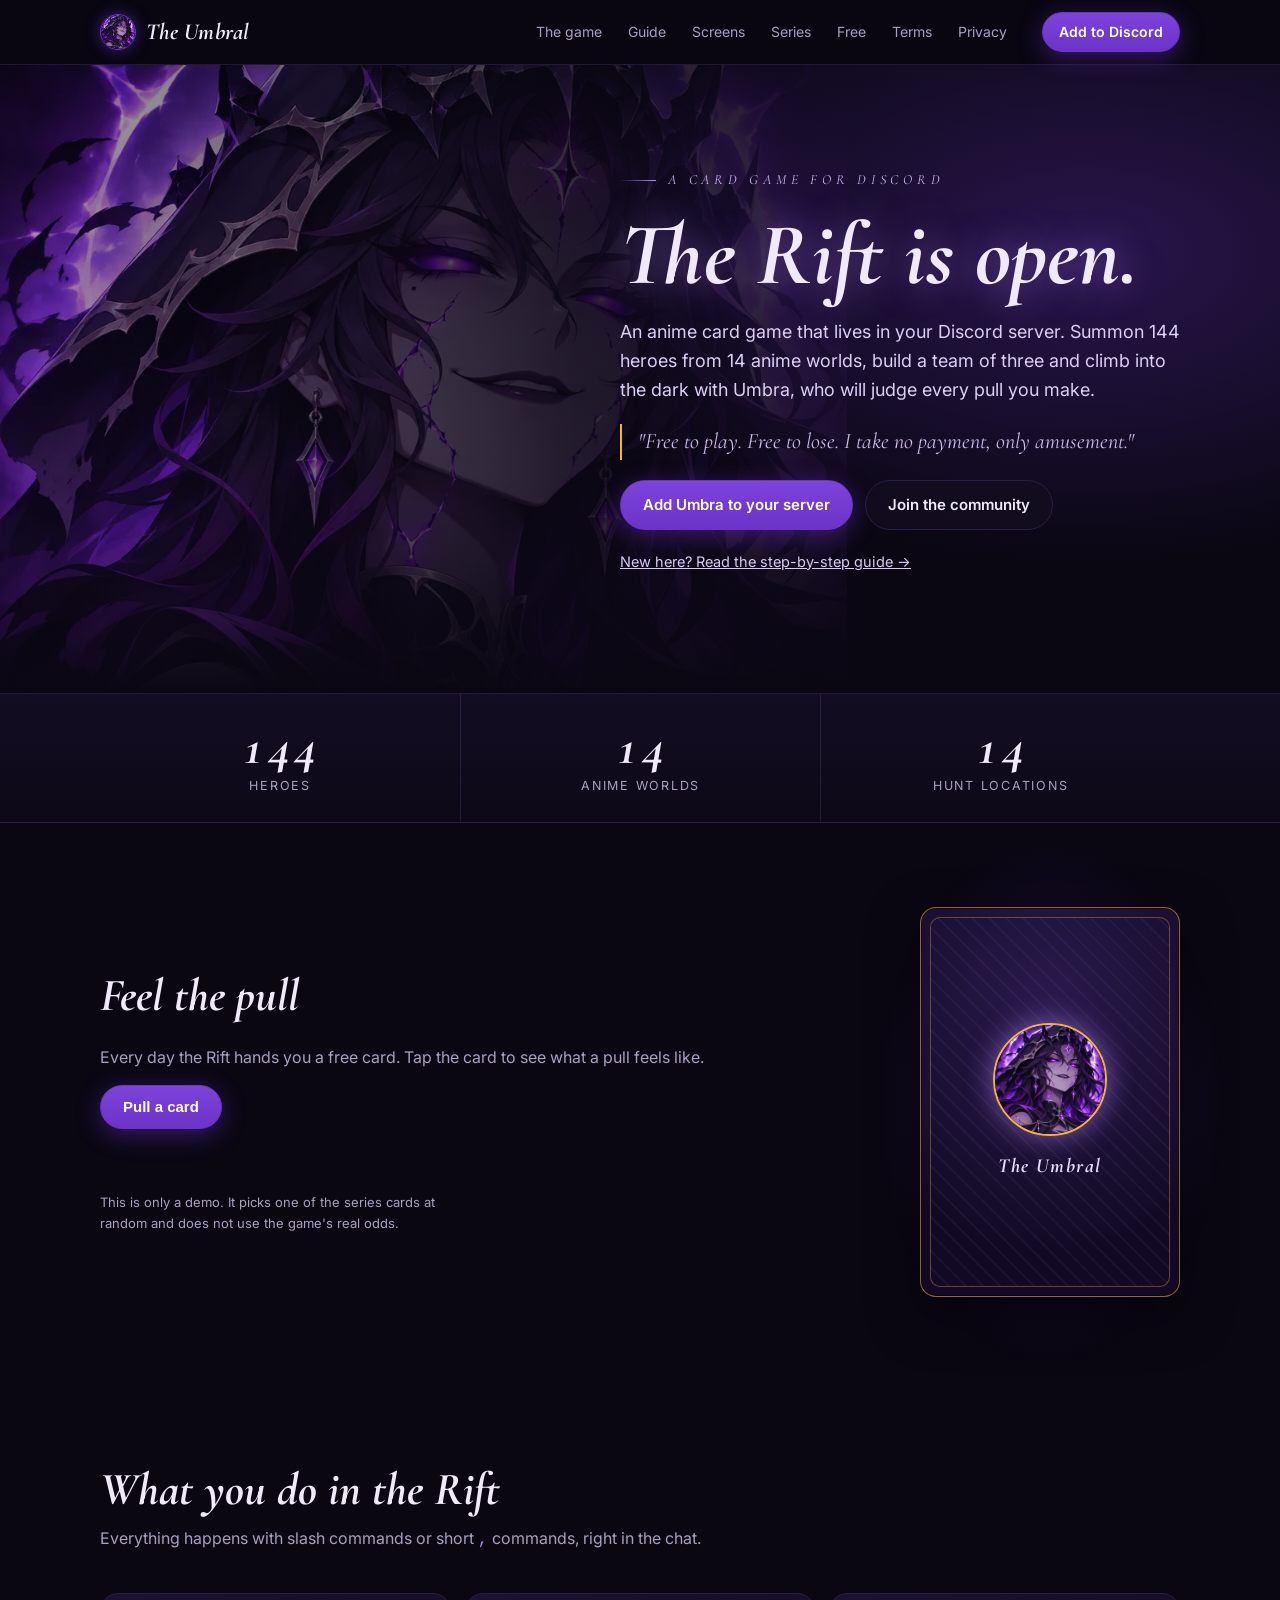
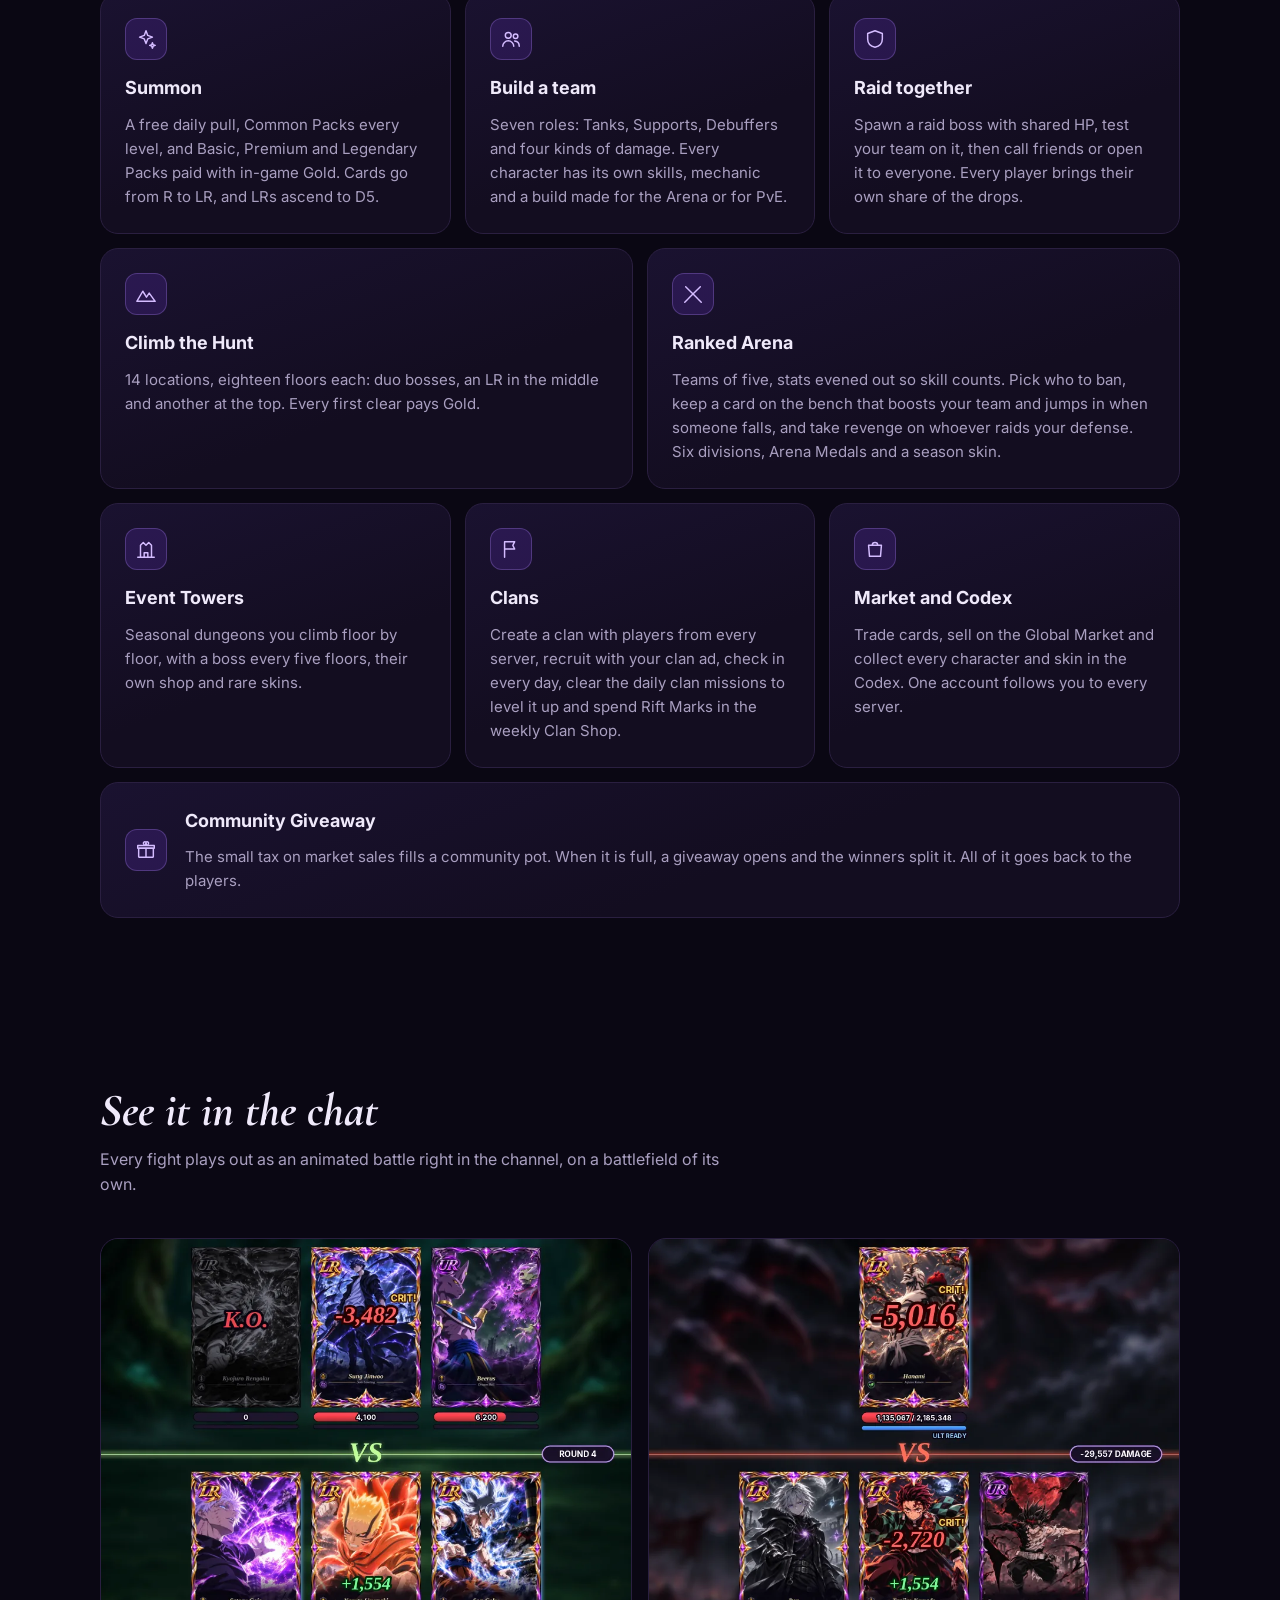
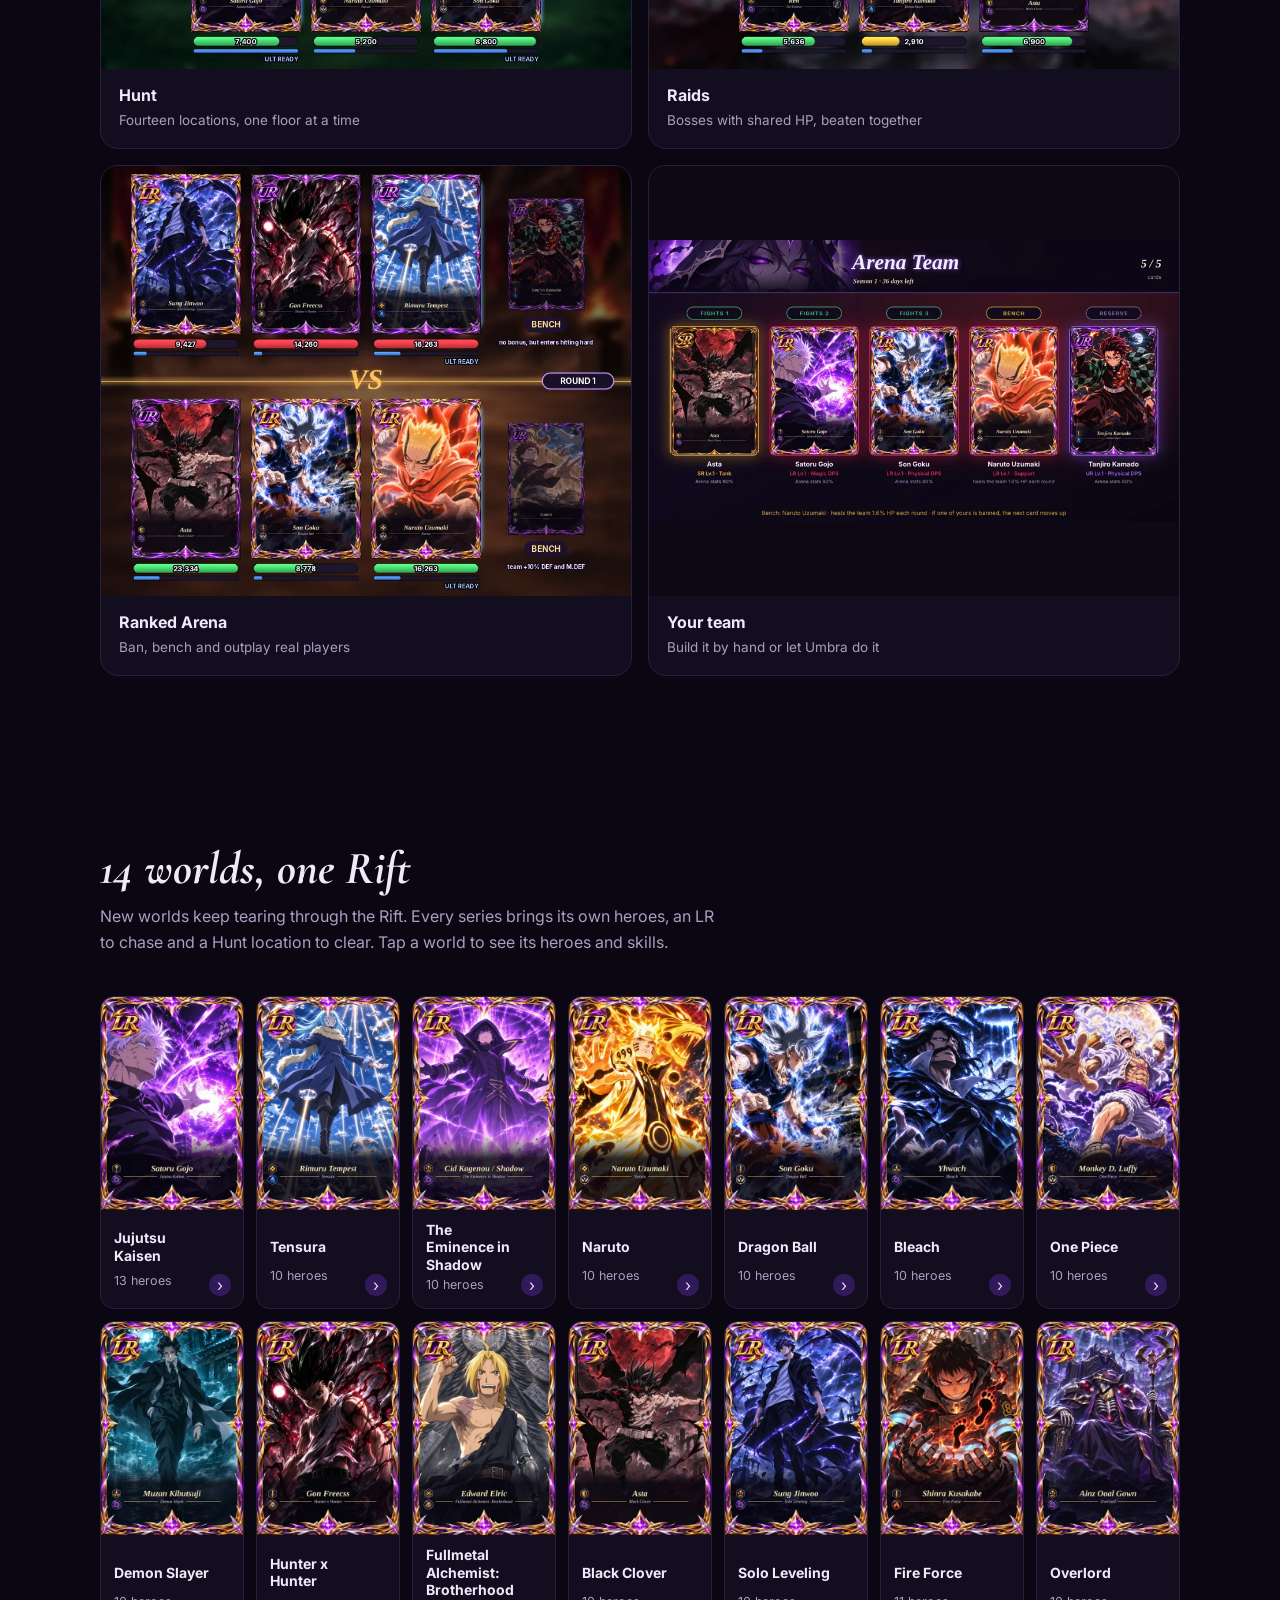
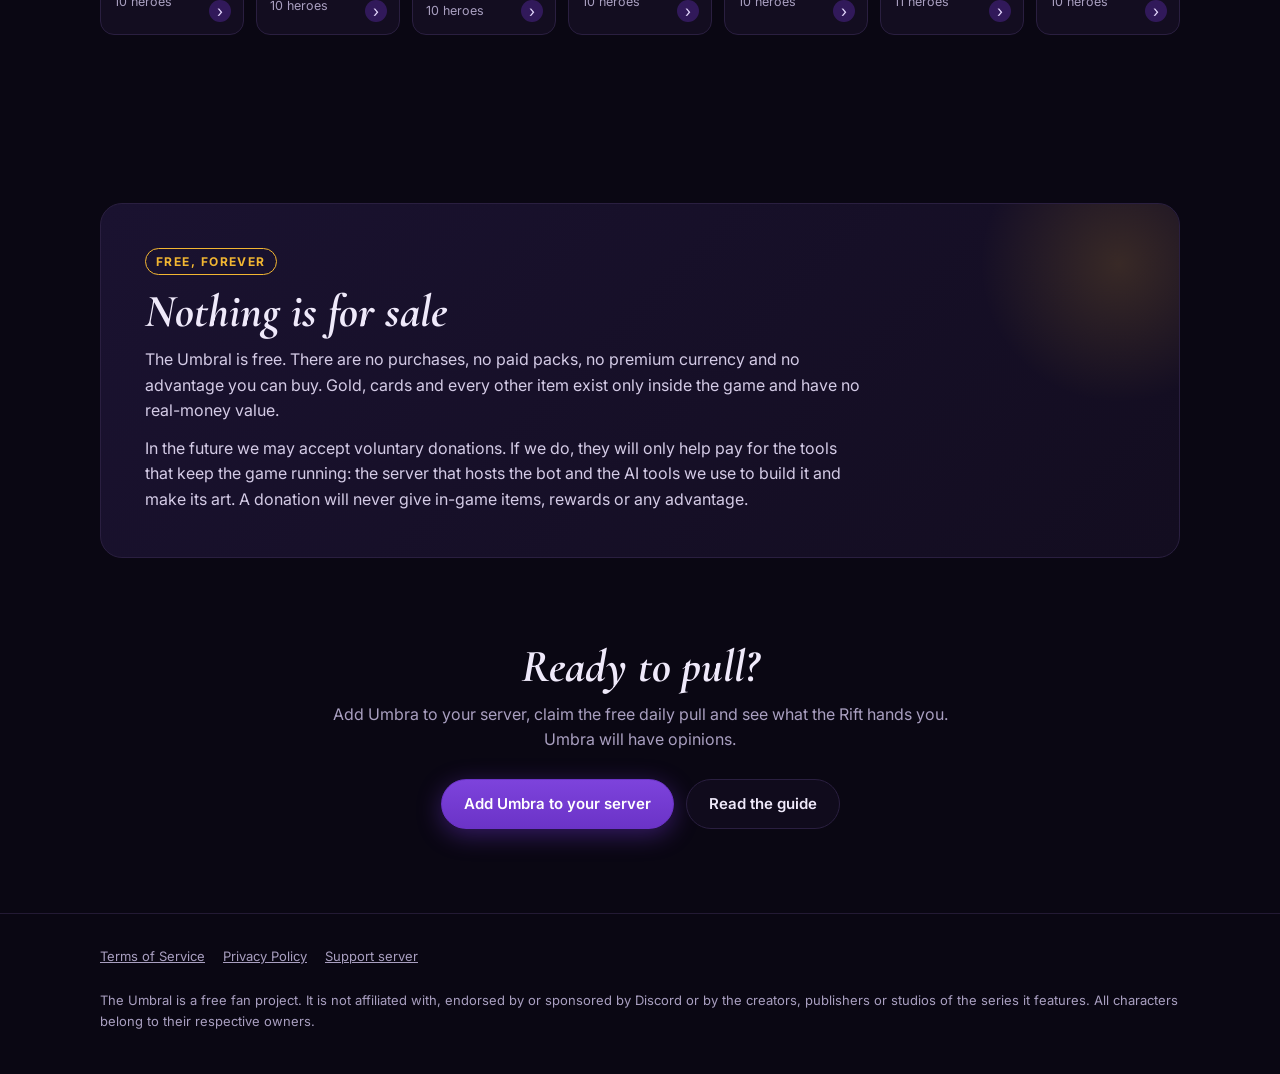
<file: index.html>
<!doctype html>
<html lang="en">
<head>
<meta charset="utf-8">
<meta name="viewport" content="width=device-width, initial-scale=1, viewport-fit=cover">
<title>The Umbral</title>
<meta name="description" content="The Umbral is a free anime card gacha RPG for Discord. Summon heroes, build teams, raid with friends, climb event Towers and fight in the Ranked Arena. No purchases, ever.">
<meta property="og:title" content="The Umbral">
<meta property="og:description" content="A free anime card game for Discord, hosted by Umbra. No purchases, ever.">
<meta property="og:image" content="img/umbra.webp">
<meta name="theme-color" content="#0a0713">
<link rel="icon" href="img/umbra.webp">
<link rel="preconnect" href="https://fonts.googleapis.com">
<link rel="preconnect" href="https://fonts.gstatic.com" crossorigin>
<link rel="stylesheet" href="https://fonts.googleapis.com/css2?family=Cormorant+Garamond:ital,wght@0,600;0,700;1,600;1,700&family=Inter:wght@400;500;600;700&display=swap">
<link rel="stylesheet" href="style.css">
<script>document.documentElement.classList.add('js');</script>
</head>
<body>
<!-- A grelha das séries e os números (séries, heróis, áreas da Hunt) são gerados pelo bot: bot/tools/build_site.py -->
<a class="skip" href="#game">Skip to content</a>
<header class="bar">
  <div class="wrap">
    <a class="brand" href="./"><img src="img/umbra.webp" alt="">The Umbral</a>
    <nav aria-label="Site">
      <a href="#game">The game</a>
      <a href="guide.html">Guide</a>
      <a href="#shots">Screens</a>
      <a href="#series">Series</a>
      <a href="#free">Free</a>
      <a href="terms.html">Terms</a>
      <a href="privacy.html">Privacy</a>
    </nav>
    <a class="btn primary sm" href="https://discord.com/oauth2/authorize?client_id=1566791307459035156">Add to Discord</a>
  </div>
</header>

<main>
  <div class="hero">
    <div class="wrap">
      <div class="inner">
        <div class="eyebrow">A card game for Discord</div>
        <h1>The Rift is open.</h1>
        <p class="lede">An anime card game that lives in your Discord server. Summon <!--N:heroes-->144<!--/N--> heroes from <!--N:series-->14<!--/N--> anime worlds, build a team of three and climb into the dark with Umbra, who will judge every pull you make.</p>
        <p class="quote">"Free to play. Free to lose. I take no payment, only amusement."</p>
        <div class="ctas">
          <a class="btn primary" href="https://discord.com/oauth2/authorize?client_id=1566791307459035156">Add Umbra to your server</a>
          <a class="btn ghost" href="https://discord.gg/sQDGqMUbPa">Join the community</a>
        </div>
        <a class="guide-link" href="guide.html">New here? Read the step-by-step guide →</a>
      </div>
    </div>
  </div>

  <div class="stats" aria-label="The game in numbers">
    <div class="wrap">
      <dl>
        <div><dt>Heroes</dt><dd><!--N:heroes-->144<!--/N--></dd></div>
        <div><dt>Anime worlds</dt><dd><!--N:series-->14<!--/N--></dd></div>
        <div><dt>Hunt locations</dt><dd><!--N:areas-->14<!--/N--></dd></div>
      </dl>
    </div>
  </div>

  <section id="pull" aria-label="Try a pull">
    <div class="wrap pull">
      <div class="pull-copy">
        <h2>Feel the pull</h2>
        <p class="sub">Every day the Rift hands you a free card. Tap the card to see what a pull feels like.</p>
        <button type="button" class="btn primary" id="pull-btn">Pull a card</button>
        <p id="pull-result" aria-live="polite"></p>
        <p class="note">This is only a demo. It picks one of the series cards at random and does not use the game's real odds.</p>
      </div>
      <div class="pull-stage" id="pull-stage" aria-hidden="true">
        <div class="pglow"></div>
        <div class="pcard" id="pcard">
          <div class="pface pback"><img src="img/umbra.webp" alt=""><span>The Umbral</span></div>
          <div class="pface pfront"><img id="pimg" alt=""></div>
        </div>
      </div>
    </div>
  </section>

  <section id="game">
    <div class="wrap">
      <h2>What you do in the Rift</h2>
      <p class="sub">Everything happens with slash commands or short <code>,</code> commands, right in the chat.</p>
      <div class="bento">
        <article class="card"><svg class="ico" viewBox="0 0 24 24" aria-hidden="true"><path d="M12 3l1.9 5.1L19 10l-5.1 1.9L12 17l-1.9-5.1L5 10l5.1-1.9zM19 16l.8 2.2L22 19l-2.2.8L19 22l-.8-2.2L16 19l2.2-.8z"/></svg><h3>Summon</h3><p>A free daily pull, Common Packs every level, and Basic, Premium and Legendary Packs paid with in-game Gold. Cards go from R to LR, and LRs ascend to D5.</p></article>
        <article class="card"><svg class="ico" viewBox="0 0 24 24" aria-hidden="true"><circle cx="9" cy="8" r="3.2"/><path d="M3 20c0-3.3 2.7-6 6-6s6 2.7 6 6"/><circle cx="17" cy="9" r="2.5"/><path d="M16 14.2c3 .2 5 2.3 5 5.8"/></svg><h3>Build a team</h3><p>Seven roles: Tanks, Supports, Debuffers and four kinds of damage. Every character has its own skills, mechanic and a build made for the Arena or for PvE.</p></article>
        <article class="card"><svg class="ico" viewBox="0 0 24 24" aria-hidden="true"><path d="M12 3l8 3v6c0 5-3.5 8-8 9-4.5-1-8-4-8-9V6z"/></svg><h3>Raid together</h3><p>Spawn a raid boss with shared HP, test your team on it, then call friends or open it to everyone. Every player brings their own share of the drops.</p></article>
        <article class="card wide"><svg class="ico" viewBox="0 0 24 24" aria-hidden="true"><path d="M2 20l6.5-11 4 6.5 3-4.5L22 20zM3 20h19"/></svg><h3>Climb the Hunt</h3><p><!--N:areas-->14<!--/N--> locations, eighteen floors each: duo bosses, an LR in the middle and another at the top. Every first clear pays Gold.</p></article>
        <article class="card wide"><svg class="ico" viewBox="0 0 24 24" aria-hidden="true"><path d="M4 4l10 10M20 4L10 14M14 14l3.5 3.5M10 14l-3.5 3.5M3 21l3-3M21 21l-3-3"/></svg><h3>Ranked Arena</h3><p>Teams of five, stats evened out so skill counts. Pick who to ban, keep a card on the bench that boosts your team and jumps in when someone falls, and take revenge on whoever raids your defense. Six divisions, Arena Medals and a season skin.</p></article>
        <article class="card"><svg class="ico" viewBox="0 0 24 24" aria-hidden="true"><path d="M6 21V8l3-3 3 3 3-3 3 3v13M3 21h18M10 21v-5h4v5"/></svg><h3>Event Towers</h3><p>Seasonal dungeons you climb floor by floor, with a boss every five floors, their own shop and rare skins.</p></article>
        <article class="card"><svg class="ico" viewBox="0 0 24 24" aria-hidden="true"><path d="M5 21V4M5 4h11l-2 4 2 4H5"/></svg><h3>Clans</h3><p>Create a clan with players from every server, recruit with your clan ad, check in every day, clear the daily clan missions to level it up and spend Rift Marks in the weekly Clan Shop.</p></article>
        <article class="card"><svg class="ico" viewBox="0 0 24 24" aria-hidden="true"><path d="M5 8h14l-1 12H6zM9 8a3 3 0 016 0"/></svg><h3>Market and Codex</h3><p>Trade cards, sell on the Global Market and collect every character and skin in the Codex. One account follows you to every server.</p></article>
        <article class="card full"><svg class="ico" viewBox="0 0 24 24" aria-hidden="true"><rect x="4" y="10" width="16" height="10" rx="1"/><path d="M12 10v10M3 7h18v3H3zM12 7c-3 0-4-4-1-4 2 0 1 4 1 4zm0 0c3 0 4-4 1-4-2 0-1 4-1 4z"/></svg><h3>Community Giveaway</h3><p>The small tax on market sales fills a community pot. When it is full, a giveaway opens and the winners split it. All of it goes back to the players.</p></article>
      </div>
    </div>
  </section>

  <section id="shots" aria-label="Screenshots">
    <div class="wrap">
      <h2>See it in the chat</h2>
      <p class="sub">Every fight plays out as an animated battle right in the channel, on a battlefield of its own.</p>
      <div class="shots">
        <figure><img src="img/shots/hunt.webp" alt="A Hunt battle in the dark forest: three heroes against three enemies, one knocked out" loading="lazy" width="900" height="730"><figcaption><b>Hunt</b><span>Fourteen locations, one floor at a time</span></figcaption></figure>
        <figure><img src="img/shots/raid.webp" alt="A Raid battle: a boss with over a million HP against a team of three, with a fourth card waiting on the bench" loading="lazy" width="900" height="730"><figcaption><b>Raids</b><span>Bosses with shared HP, beaten together</span></figcaption></figure>
        <figure><img src="img/shots/arena.webp" alt="An Arena battle in the colosseum: each side has three fighters and a smaller card on the bench" loading="lazy" width="900" height="730"><figcaption><b>Ranked Arena</b><span>Ban, bench and outplay real players</span></figcaption></figure>
        <figure><img class="contain" src="img/shots/team.webp" alt="An Arena team of five cards, tagged Fights 1, 2, 3, Bench and Reserve" loading="lazy" width="900" height="480"><figcaption><b>Your team</b><span>Build it by hand or let Umbra do it</span></figcaption></figure>
      </div>
    </div>
  </section>

  <section id="series" aria-label="Series">
    <div class="wrap">
      <h2><!--N:series-->14<!--/N--> worlds, one Rift</h2>
      <p class="sub">New worlds keep tearing through the Rift. Every series brings its own heroes, an LR to chase and a Hunt location to clear. Tap a world to see its heroes and skills.</p>
      <div class="gallery series">
        <!-- SERIES:START -->
        <figure><img src="img/series/jjk.webp" alt="Satoru Gojo card art" loading="lazy" width="360" height="540"><figcaption><b>Jujutsu Kaisen</b><span>13 heroes</span></figcaption><button type="button" class="series-open" data-series="jjk" aria-haspopup="dialog" aria-label="View the 13 heroes of Jujutsu Kaisen"></button></figure>
        <figure><img src="img/series/tensura.webp" alt="Rimuru Tempest card art" loading="lazy" width="360" height="540"><figcaption><b>Tensura</b><span>10 heroes</span></figcaption><button type="button" class="series-open" data-series="tensura" aria-haspopup="dialog" aria-label="View the 10 heroes of Tensura"></button></figure>
        <figure><img src="img/series/eminence.webp" alt="Cid Kagenou / Shadow card art" loading="lazy" width="360" height="540"><figcaption><b>The Eminence in Shadow</b><span>10 heroes</span></figcaption><button type="button" class="series-open" data-series="eminence" aria-haspopup="dialog" aria-label="View the 10 heroes of The Eminence in Shadow"></button></figure>
        <figure><img src="img/series/naruto.webp" alt="Naruto Uzumaki card art" loading="lazy" width="360" height="540"><figcaption><b>Naruto</b><span>10 heroes</span></figcaption><button type="button" class="series-open" data-series="naruto" aria-haspopup="dialog" aria-label="View the 10 heroes of Naruto"></button></figure>
        <figure><img src="img/series/dragon_ball.webp" alt="Son Goku card art" loading="lazy" width="360" height="540"><figcaption><b>Dragon Ball</b><span>10 heroes</span></figcaption><button type="button" class="series-open" data-series="dragon_ball" aria-haspopup="dialog" aria-label="View the 10 heroes of Dragon Ball"></button></figure>
        <figure><img src="img/series/bleach.webp" alt="Yhwach card art" loading="lazy" width="360" height="540"><figcaption><b>Bleach</b><span>10 heroes</span></figcaption><button type="button" class="series-open" data-series="bleach" aria-haspopup="dialog" aria-label="View the 10 heroes of Bleach"></button></figure>
        <figure><img src="img/series/one_piece.webp" alt="Monkey D. Luffy card art" loading="lazy" width="360" height="540"><figcaption><b>One Piece</b><span>10 heroes</span></figcaption><button type="button" class="series-open" data-series="one_piece" aria-haspopup="dialog" aria-label="View the 10 heroes of One Piece"></button></figure>
        <figure><img src="img/series/demon_slayer.webp" alt="Muzan Kibutsuji card art" loading="lazy" width="360" height="540"><figcaption><b>Demon Slayer</b><span>10 heroes</span></figcaption><button type="button" class="series-open" data-series="demon_slayer" aria-haspopup="dialog" aria-label="View the 10 heroes of Demon Slayer"></button></figure>
        <figure><img src="img/series/hunter_x_hunter.webp" alt="Gon Freecss card art" loading="lazy" width="360" height="540"><figcaption><b>Hunter x Hunter</b><span>10 heroes</span></figcaption><button type="button" class="series-open" data-series="hunter_x_hunter" aria-haspopup="dialog" aria-label="View the 10 heroes of Hunter x Hunter"></button></figure>
        <figure><img src="img/series/fma.webp" alt="Edward Elric card art" loading="lazy" width="360" height="540"><figcaption><b>Fullmetal Alchemist: Brotherhood</b><span>10 heroes</span></figcaption><button type="button" class="series-open" data-series="fma" aria-haspopup="dialog" aria-label="View the 10 heroes of Fullmetal Alchemist: Brotherhood"></button></figure>
        <figure><img src="img/series/black_clover.webp" alt="Asta card art" loading="lazy" width="360" height="540"><figcaption><b>Black Clover</b><span>10 heroes</span></figcaption><button type="button" class="series-open" data-series="black_clover" aria-haspopup="dialog" aria-label="View the 10 heroes of Black Clover"></button></figure>
        <figure><img src="img/series/solo_leveling.webp" alt="Sung Jinwoo card art" loading="lazy" width="360" height="540"><figcaption><b>Solo Leveling</b><span>10 heroes</span></figcaption><button type="button" class="series-open" data-series="solo_leveling" aria-haspopup="dialog" aria-label="View the 10 heroes of Solo Leveling"></button></figure>
        <figure><img src="img/series/fire_force.webp" alt="Shinra Kusakabe card art" loading="lazy" width="360" height="540"><figcaption><b>Fire Force</b><span>11 heroes</span></figcaption><button type="button" class="series-open" data-series="fire_force" aria-haspopup="dialog" aria-label="View the 11 heroes of Fire Force"></button></figure>
        <figure><img src="img/series/overlord.webp" alt="Ainz Ooal Gown card art" loading="lazy" width="360" height="540"><figcaption><b>Overlord</b><span>10 heroes</span></figcaption><button type="button" class="series-open" data-series="overlord" aria-haspopup="dialog" aria-label="View the 10 heroes of Overlord"></button></figure>
        <!-- SERIES:END -->
      </div>
    </div>
  </section>

  <section id="free">
    <div class="wrap">
      <div class="free">
        <span class="tag">Free, forever</span>
        <h2>Nothing is for sale</h2>
        <p>The Umbral is free. There are no purchases, no paid packs, no premium currency and no advantage you can buy. Gold, cards and every other item exist only inside the game and have no real-money value.</p>
        <p>In the future we may accept voluntary donations. If we do, they will only help pay for the tools that keep the game running: the server that hosts the bot and the AI tools we use to build it and make its art. A donation will never give in-game items, rewards or any advantage.</p>
      </div>
    </div>
  </section>

  <section class="final" aria-label="Get started">
    <div class="wrap">
      <h2>Ready to pull?</h2>
      <p class="sub">Add Umbra to your server, claim the free daily pull and see what the Rift hands you. Umbra will have opinions.</p>
      <div class="ctas">
        <a class="btn primary" href="https://discord.com/oauth2/authorize?client_id=1566791307459035156">Add Umbra to your server</a>
        <a class="btn ghost" href="guide.html">Read the guide</a>
      </div>
    </div>
  </section>
</main>

<dialog id="series-dialog" aria-labelledby="sd-title">
  <div class="sd-head">
    <div><h2 id="sd-title"></h2><p id="sd-count"></p></div>
    <button type="button" class="sd-close" aria-label="Close">&times;</button>
  </div>
  <div class="sd-body" id="sd-body"></div>
  <p class="sd-note">Passives unlock at Ascension D3. The LR tag marks heroes that have an LR card.</p>
</dialog>

<footer>
  <div class="wrap">
    <nav aria-label="Legal">
      <a href="terms.html">Terms of Service</a>
      <a href="privacy.html">Privacy Policy</a>
      <a href="https://discord.gg/sQDGqMUbPa">Support server</a>
    </nav>
    <p>The Umbral is a free fan project. It is not affiliated with, endorsed by or sponsored by Discord or by the creators, publishers or studios of the series it features. All characters belong to their respective owners.</p>
  </div>
</footer>
<script>
(function () {
  var reduce = matchMedia('(prefers-reduced-motion: reduce)').matches;
  if (!('IntersectionObserver' in window) || reduce) { document.documentElement.classList.remove('js'); return; }
  var io = new IntersectionObserver(function (entries) {
    entries.forEach(function (e) { if (e.isIntersecting) { e.target.classList.add('in'); io.unobserve(e.target); } });
  }, { threshold: 0.12, rootMargin: '0px 0px -40px 0px' });
  document.querySelectorAll('.card, .shots figure, .gallery.series figure, .free, .final .wrap, .pull .pull-copy, .pull .pull-stage').forEach(function (el) {
    var idx = Array.prototype.indexOf.call(el.parentNode.children, el);
    el.classList.add('reveal');
    el.style.setProperty('--d', (idx % 6) * 55 + 'ms');
    io.observe(el);
  });
})();
</script>
<script>
(function () {
  var dlg = document.getElementById('series-dialog');
  if (!dlg || typeof dlg.showModal !== 'function') return;
  var data = null, last = null;
  function el(tag, cls, text) { var e = document.createElement(tag); if (cls) e.className = cls; if (text != null) e.textContent = text; return e; }
  function hero(h) {
    var c = el('article', 'hero-card');
    var art = el('div', 'hc-art');
    if (h.img) { var im = el('img'); im.src = h.img; im.alt = ''; im.width = 120; im.height = 180; im.loading = 'lazy'; art.appendChild(im); }
    else art.appendChild(el('span', 'hc-fallback', h.name.charAt(0)));
    c.appendChild(art);
    var body = el('div', 'hc-body');
    var top = el('div', 'hc-top');
    top.appendChild(el('h3', null, h.name));
    if (h.lr) top.appendChild(el('span', 'chip lr', 'LR'));
    body.appendChild(top);
    var chips = el('div', 'hc-chips');
    chips.appendChild(el('span', 'chip', h.role));
    if (h.mech) chips.appendChild(el('span', 'chip', h.mech));
    if (h.spec) chips.appendChild(el('span', 'chip dim', h.spec));
    body.appendChild(chips);
    var ul = el('ul', 'hc-skills');
    h.skills.forEach(function (s) {
      var li = el('li'); li.appendChild(el('small', null, s.kind)); li.appendChild(el('span', null, s.name)); ul.appendChild(li);
    });
    if (h.passive) {
      var p = el('li', 'passive'); p.appendChild(el('small', null, 'Passive'));
      var s = el('span', null, h.passive.name + ' '); s.appendChild(el('em', null, h.passive.text)); p.appendChild(s); ul.appendChild(p);
    }
    body.appendChild(ul);
    c.appendChild(body);
    return c;
  }
  function show(slug) {
    var s = data.filter(function (x) { return x.slug === slug; })[0];
    if (!s) return;
    document.getElementById('sd-title').textContent = s.name;
    document.getElementById('sd-count').textContent = s.heroes.length + ' heroes';
    var body = document.getElementById('sd-body'); body.textContent = '';
    s.heroes.forEach(function (h, i) { var c = hero(h); c.style.setProperty('--i', i); body.appendChild(c); });
    body.scrollTop = 0;
    dlg.showModal();
  }
  function open(slug, btn) {
    last = btn;
    if (data) return show(slug);
    fetch('data/series.json').then(function (r) { return r.json(); }).then(function (d) { data = d; show(slug); })
      .catch(function () {});
  }
  document.addEventListener('click', function (e) {
    var b = e.target.closest && e.target.closest('.series-open');
    if (b) open(b.getAttribute('data-series'), b);
  });
  dlg.querySelector('.sd-close').addEventListener('click', function () { dlg.close(); });
  dlg.addEventListener('click', function (e) { if (e.target === dlg) dlg.close(); });
  dlg.addEventListener('close', function () { if (last) last.focus(); });
})();
</script>
<script>
(function () {
  var reduce = matchMedia('(prefers-reduced-motion: reduce)').matches;

  /* scroll progress line */
  var bar = document.querySelector('.bar'), ticking = false;
  function progress() {
    var h = document.documentElement.scrollHeight - innerHeight;
    bar.style.setProperty('--p', h > 0 ? Math.min(1, Math.max(0, scrollY / h)).toFixed(4) : 0);
    ticking = false;
  }
  addEventListener('scroll', function () { if (!ticking) { ticking = true; requestAnimationFrame(progress); } }, { passive: true });
  progress();

  /* demo pull */
  var stage = document.getElementById('pull-stage'), card = document.getElementById('pcard'),
      img = document.getElementById('pimg'), btn = document.getElementById('pull-btn'),
      out = document.getElementById('pull-result'), busy = false, last = -1;
  function pool() {
    return Array.prototype.map.call(document.querySelectorAll('.gallery.series figure'), function (f) {
      var im = f.querySelector('img'), b = f.querySelector('figcaption b');
      return im && b ? { src: im.getAttribute('src'), hero: (im.getAttribute('alt') || '').replace(/ card art$/, ''), series: b.textContent } : null;
    }).filter(Boolean);
  }
  function burst() {
    if (reduce) return;
    for (var i = 0; i < 16; i++) {
      var s = document.createElement('i'), a = Math.random() * Math.PI * 2, d = 90 + Math.random() * 90;
      s.style.setProperty('--x', Math.cos(a) * d + 'px'); s.style.setProperty('--y', Math.sin(a) * d + 'px');
      s.style.animationDelay = Math.random() * 90 + 'ms';
      stage.appendChild(s);
      (function (n) { setTimeout(function () { n.remove(); }, 1100); })(s);
    }
  }
  function reveal(p) {
    img.onload = img.onerror = function () {
      card.classList.add('flipped'); stage.classList.remove('charging'); stage.classList.add('done');
      out.textContent = p.hero + ', from ' + p.series + '.';
      btn.textContent = 'Pull again';
      setTimeout(function () { busy = false; }, reduce ? 0 : 850);
      setTimeout(burst, reduce ? 0 : 380);
    };
    img.alt = p.hero + ' card art';
    img.src = p.src;
  }
  function pull() {
    if (busy) return;
    var list = pool(); if (!list.length) return;
    busy = true;
    var n; do { n = Math.floor(Math.random() * list.length); } while (list.length > 1 && n === last);
    last = n;
    var wasUp = card.classList.contains('flipped');
    out.textContent = '';
    stage.classList.remove('done');
    if (reduce) { card.classList.remove('flipped'); reveal(list[n]); return; }
    stage.classList.add('charging');
    if (wasUp) card.classList.remove('flipped');
    setTimeout(function () { reveal(list[n]); }, wasUp ? 450 : 320);
  }
  btn.addEventListener('click', pull);
  stage.addEventListener('click', pull);

  /* the light that follows the pointer on the series cards */
  if (!reduce && matchMedia('(hover: hover) and (pointer: fine)').matches) {
    document.querySelectorAll('.gallery.series figure').forEach(function (f) {
      f.addEventListener('pointermove', function (e) {
        var r = f.getBoundingClientRect(), x = (e.clientX - r.left) / r.width, y = (e.clientY - r.top) / r.height;
        f.classList.add('tilting');
        f.style.setProperty('--gx', (x * 100).toFixed(1) + '%'); f.style.setProperty('--gy', (y * 100).toFixed(1) + '%');
        f.style.transform = 'perspective(700px) rotateX(' + ((0.5 - y) * 7).toFixed(2) + 'deg) rotateY(' + ((x - 0.5) * 8).toFixed(2) + 'deg) translateY(-4px)';
      });
      f.addEventListener('pointerleave', function () { f.classList.remove('tilting'); f.style.transform = ''; });
    });
  }

  /* numbers count up once, when they come into view */
  var nums = document.querySelectorAll('.stats dd');
  if (!reduce && 'IntersectionObserver' in window) {
    var cio = new IntersectionObserver(function (entries) {
      entries.forEach(function (e) {
        if (!e.isIntersecting) return;
        cio.unobserve(e.target);
        var el = e.target, end = el.textContent, to = parseInt(end, 10);
        if (isNaN(to)) return;
        var t0 = performance.now(), dur = 1100;
        (function step(now) {
          var k = Math.min(1, (now - t0) / dur), v = 1 - Math.pow(1 - k, 3);
          el.textContent = k < 1 ? Math.round(to * v) : end;
          if (k < 1) requestAnimationFrame(step);
        })(t0);
      });
    }, { threshold: 0.6 });
    nums.forEach(function (n) { cio.observe(n); });
  }

  /* pause the slow hero drift when the hero is off screen */
  var hero = document.querySelector('.hero');
  if (hero && 'IntersectionObserver' in window) {
    new IntersectionObserver(function (es) { hero.classList.toggle('paused', !es[0].isIntersecting); }).observe(hero);
  }
})();
</script>
</body>
</html>
</file>
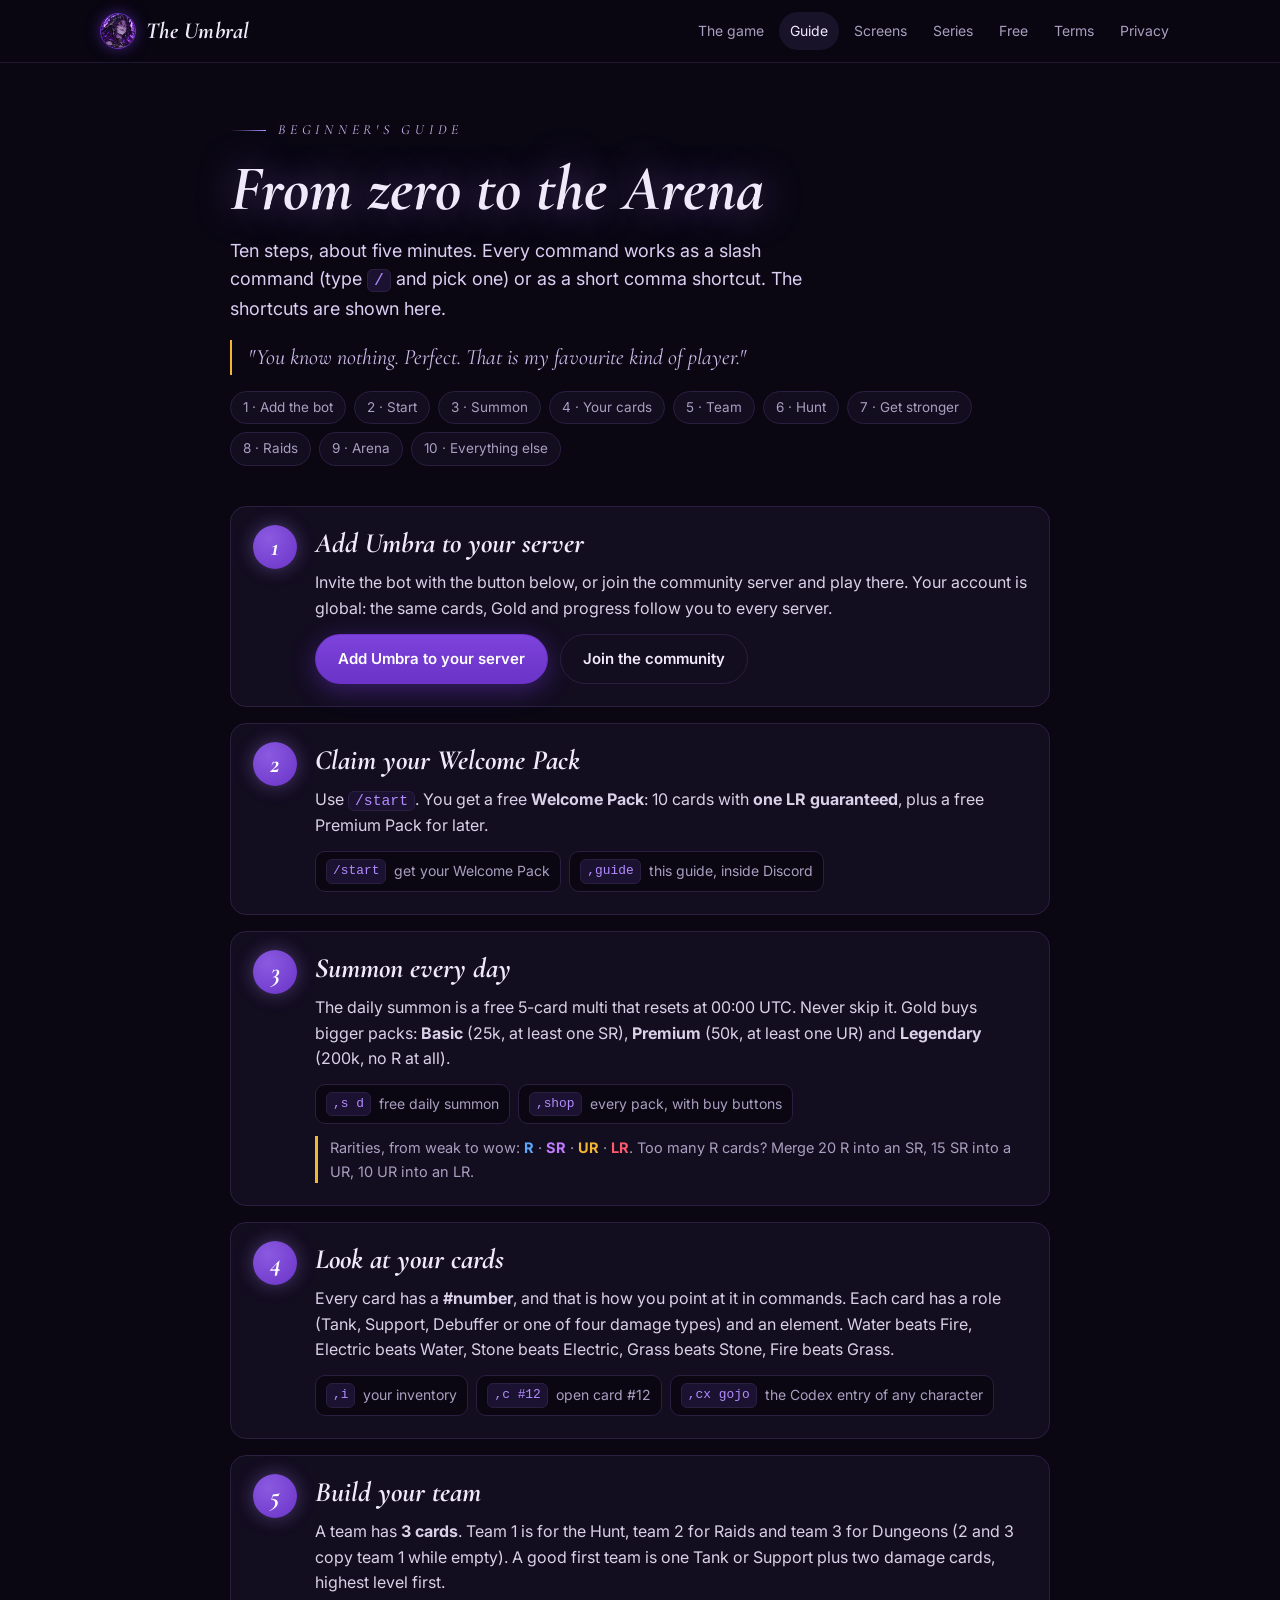
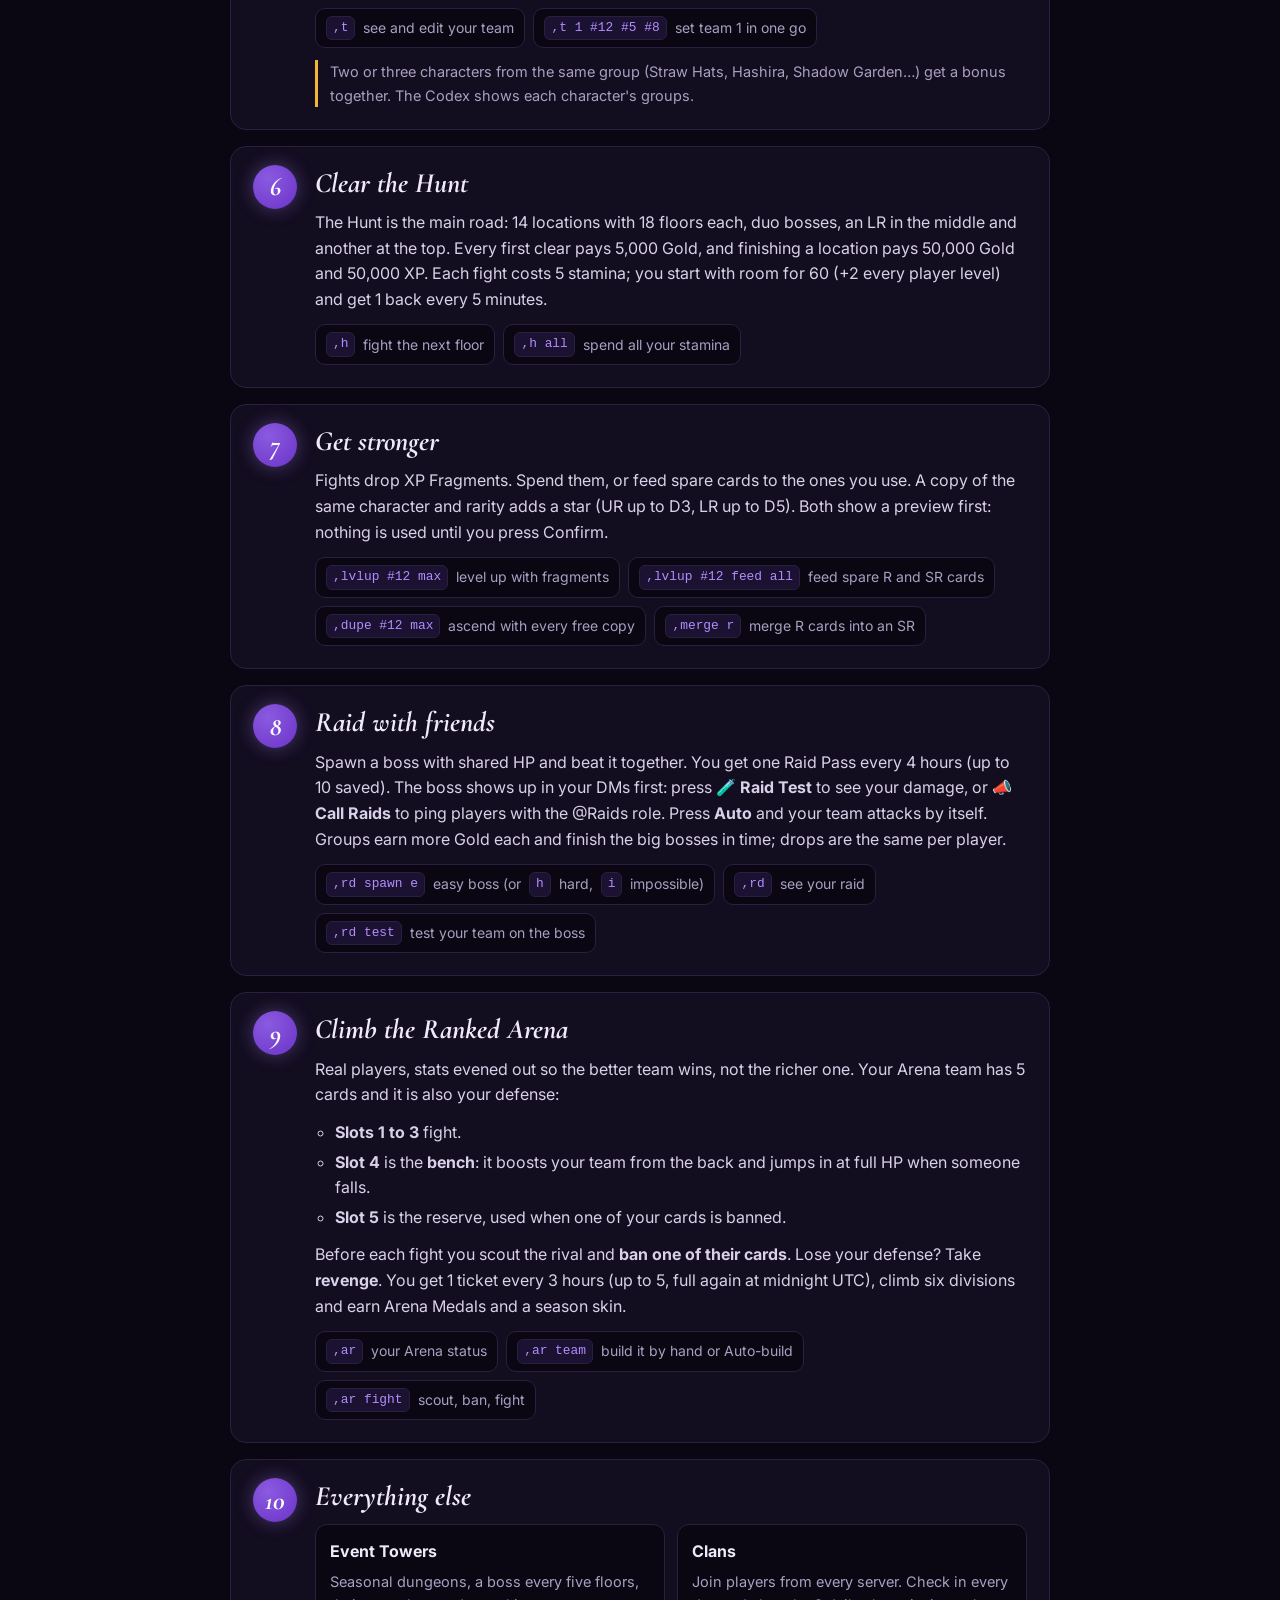
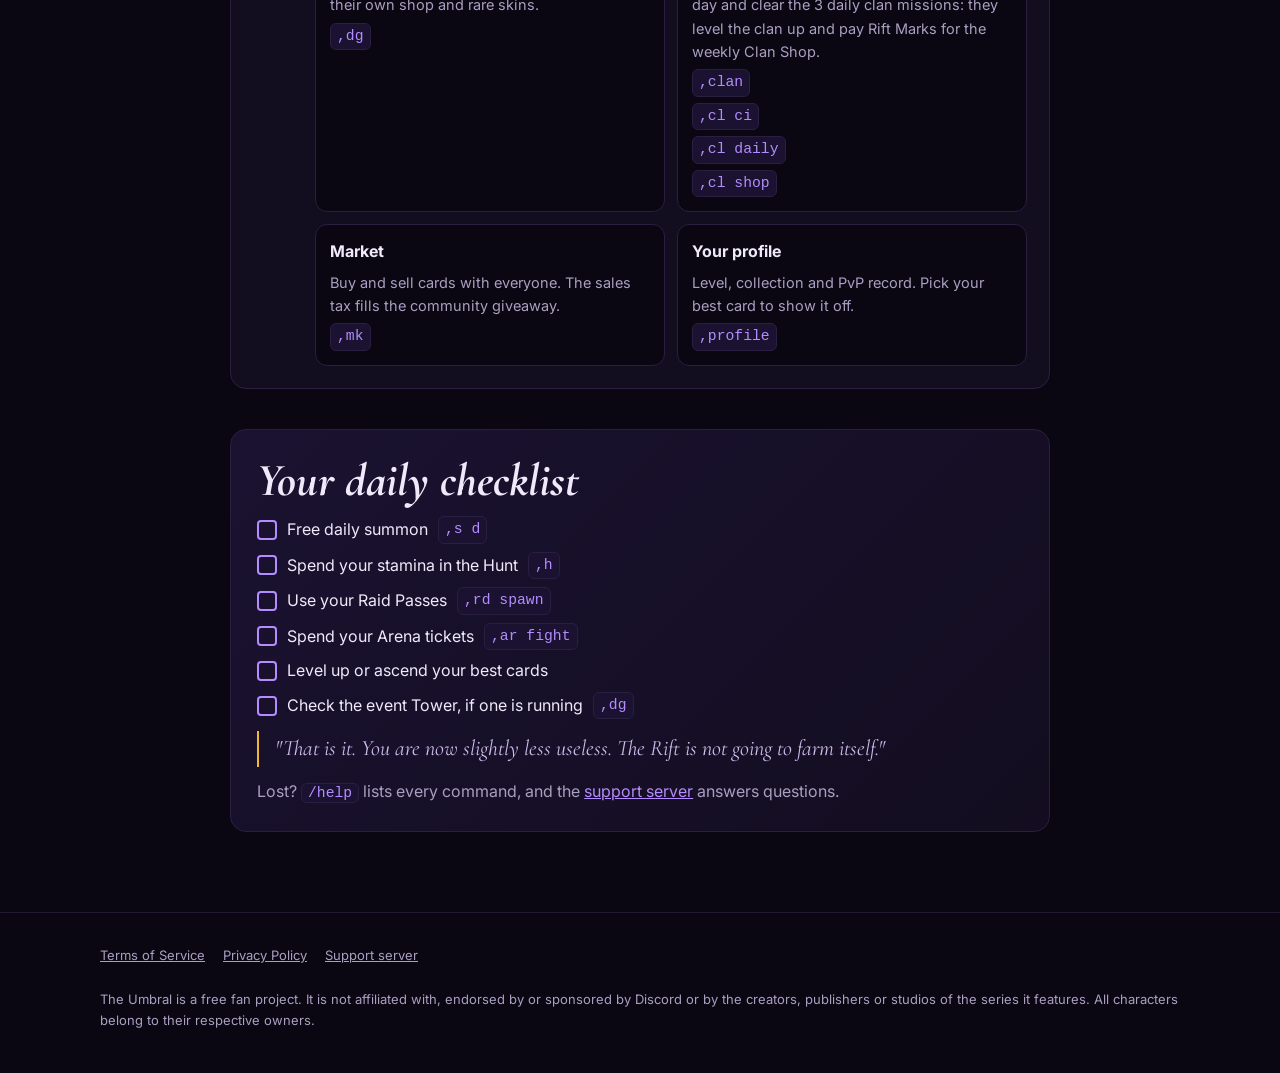
<file: guide.html>
<!doctype html>
<html lang="en">
<head>
<meta charset="utf-8">
<meta name="viewport" content="width=device-width, initial-scale=1, viewport-fit=cover">
<title>Beginner's Guide · The Umbral</title>
<meta name="description" content="How to play The Umbral, step by step: add the bot, claim your Welcome Pack, summon, build a team, clear the Hunt, join Raids and climb the Ranked Arena.">
<meta property="og:title" content="The Umbral · Beginner's Guide">
<meta property="og:description" content="From your first summon to the Ranked Arena in ten steps.">
<meta property="og:image" content="img/umbra.webp">
<link rel="icon" href="img/umbra.webp">
<link rel="preconnect" href="https://fonts.googleapis.com">
<link rel="preconnect" href="https://fonts.gstatic.com" crossorigin>
<link rel="stylesheet" href="https://fonts.googleapis.com/css2?family=Cormorant+Garamond:ital,wght@1,600;1,700&family=Inter:wght@400;600;700&display=swap">
<link rel="stylesheet" href="style.css">
</head>
<body>
<header class="bar">
  <div class="wrap">
    <a class="brand" href="./"><img src="img/umbra.webp" alt="">The Umbral</a>
    <nav aria-label="Site">
      <a href="./#game">The game</a>
      <a href="guide.html" aria-current="page">Guide</a>
      <a href="./#shots">Screens</a>
      <a href="./#series">Series</a>
      <a href="./#free">Free</a>
      <a href="terms.html">Terms</a>
      <a href="privacy.html">Privacy</a>
    </nav>
  </div>
</header>

<main class="wrap guide">
  <div class="guide-head">
    <div class="eyebrow">Beginner's guide</div>
    <h1>From zero to the Arena</h1>
    <p class="lede">Ten steps, about five minutes. Every command works as a slash command (type <code>/</code> and pick one) or as a short comma shortcut. The shortcuts are shown here.</p>
    <p class="quote">"You know nothing. Perfect. That is my favourite kind of player."</p>
    <nav class="toc" aria-label="Steps">
      <a href="#s1">1 · Add the bot</a><a href="#s2">2 · Start</a><a href="#s3">3 · Summon</a><a href="#s4">4 · Your cards</a><a href="#s5">5 · Team</a><a href="#s6">6 · Hunt</a><a href="#s7">7 · Get stronger</a><a href="#s8">8 · Raids</a><a href="#s9">9 · Arena</a><a href="#s10">10 · Everything else</a>
    </nav>
  </div>

  <ol class="steps">
    <li id="s1">
      <h2>Add Umbra to your server</h2>
      <p>Invite the bot with the button below, or join the community server and play there. Your account is global: the same cards, Gold and progress follow you to every server.</p>
      <div class="ctas"><a class="btn primary" href="https://discord.com/oauth2/authorize?client_id=1566791307459035156">Add Umbra to your server</a><a class="btn ghost" href="https://discord.gg/sQDGqMUbPa">Join the community</a></div>
    </li>

    <li id="s2">
      <h2>Claim your Welcome Pack</h2>
      <p>Use <code>/start</code>. You get a free <b>Welcome Pack</b>: 10 cards with <b>one LR guaranteed</b>, plus a free Premium Pack for later.</p>
      <div class="cmds"><span><code>/start</code> get your Welcome Pack</span><span><code>,guide</code> this guide, inside Discord</span></div>
    </li>

    <li id="s3">
      <h2>Summon every day</h2>
      <p>The daily summon is a free 5-card multi that resets at 00:00 UTC. Never skip it. Gold buys bigger packs: <b>Basic</b> (25k, at least one SR), <b>Premium</b> (50k, at least one UR) and <b>Legendary</b> (200k, no R at all).</p>
      <div class="cmds"><span><code>,s d</code> free daily summon</span><span><code>,shop</code> every pack, with buy buttons</span></div>
      <p class="tip">Rarities, from weak to wow: <b class="r">R</b> · <b class="sr">SR</b> · <b class="ur">UR</b> · <b class="lr">LR</b>. Too many R cards? Merge 20 R into an SR, 15 SR into a UR, 10 UR into an LR.</p>
    </li>

    <li id="s4">
      <h2>Look at your cards</h2>
      <p>Every card has a <b>#number</b>, and that is how you point at it in commands. Each card has a role (Tank, Support, Debuffer or one of four damage types) and an element. Water beats Fire, Electric beats Water, Stone beats Electric, Grass beats Stone, Fire beats Grass.</p>
      <div class="cmds"><span><code>,i</code> your inventory</span><span><code>,c #12</code> open card #12</span><span><code>,cx gojo</code> the Codex entry of any character</span></div>
    </li>

    <li id="s5">
      <h2>Build your team</h2>
      <p>A team has <b>3 cards</b>. Team 1 is for the Hunt, team 2 for Raids and team 3 for Dungeons (2 and 3 copy team 1 while empty). A good first team is one Tank or Support plus two damage cards, highest level first.</p>
      <div class="cmds"><span><code>,t</code> see and edit your team</span><span><code>,t 1 #12 #5 #8</code> set team 1 in one go</span></div>
      <p class="tip">Two or three characters from the same group (Straw Hats, Hashira, Shadow Garden…) get a bonus together. The Codex shows each character's groups.</p>
    </li>

    <li id="s6">
      <h2>Clear the Hunt</h2>
      <p>The Hunt is the main road: 14 locations with 18 floors each, duo bosses, an LR in the middle and another at the top. Every first clear pays 5,000 Gold, and finishing a location pays 50,000 Gold and 50,000 XP. Each fight costs 5 stamina; you start with room for 60 (+2 every player level) and get 1 back every 5 minutes.</p>
      <div class="cmds"><span><code>,h</code> fight the next floor</span><span><code>,h all</code> spend all your stamina</span></div>
    </li>

    <li id="s7">
      <h2>Get stronger</h2>
      <p>Fights drop XP Fragments. Spend them, or feed spare cards to the ones you use. A copy of the same character and rarity adds a star (UR up to D3, LR up to D5). Both show a preview first: nothing is used until you press Confirm.</p>
      <div class="cmds"><span><code>,lvlup #12 max</code> level up with fragments</span><span><code>,lvlup #12 feed all</code> feed spare R and SR cards</span><span><code>,dupe #12 max</code> ascend with every free copy</span><span><code>,merge r</code> merge R cards into an SR</span></div>
    </li>

    <li id="s8">
      <h2>Raid with friends</h2>
      <p>Spawn a boss with shared HP and beat it together. You get one Raid Pass every 4 hours (up to 10 saved). The boss shows up in your DMs first: press <b>🧪 Raid Test</b> to see your damage, or <b>📣 Call Raids</b> to ping players with the @Raids role. Press <b>Auto</b> and your team attacks by itself. Groups earn more Gold each and finish the big bosses in time; drops are the same per player.</p>
      <div class="cmds"><span><code>,rd spawn e</code> easy boss (or <code>h</code> hard, <code>i</code> impossible)</span><span><code>,rd</code> see your raid</span><span><code>,rd test</code> test your team on the boss</span></div>
    </li>

    <li id="s9">
      <h2>Climb the Ranked Arena</h2>
      <p>Real players, stats evened out so the better team wins, not the richer one. Your Arena team has 5 cards and it is also your defense:</p>
      <ul class="slots">
        <li><b>Slots 1 to 3</b> fight.</li>
        <li><b>Slot 4</b> is the <b>bench</b>: it boosts your team from the back and jumps in at full HP when someone falls.</li>
        <li><b>Slot 5</b> is the reserve, used when one of your cards is banned.</li>
      </ul>
      <p>Before each fight you scout the rival and <b>ban one of their cards</b>. Lose your defense? Take <b>revenge</b>. You get 1 ticket every 3 hours (up to 5, full again at midnight UTC), climb six divisions and earn Arena Medals and a season skin.</p>
      <div class="cmds"><span><code>,ar</code> your Arena status</span><span><code>,ar team</code> build it by hand or Auto-build</span><span><code>,ar fight</code> scout, ban, fight</span></div>
    </li>

    <li id="s10">
      <h2>Everything else</h2>
      <div class="more">
        <div><h3>Event Towers</h3><p>Seasonal dungeons, a boss every five floors, their own shop and rare skins.</p><code>,dg</code></div>
        <div><h3>Clans</h3><p>Join players from every server. Check in every day and clear the 3 daily clan missions: they level the clan up and pay Rift Marks for the weekly Clan Shop.</p><code>,clan</code> <code>,cl ci</code> <code>,cl daily</code> <code>,cl shop</code></div>
        <div><h3>Market</h3><p>Buy and sell cards with everyone. The sales tax fills the community giveaway.</p><code>,mk</code></div>
        <div><h3>Your profile</h3><p>Level, collection and PvP record. Pick your best card to show it off.</p><code>,profile</code></div>
      </div>
    </li>
  </ol>

  <section class="daily" aria-labelledby="daily">
    <h2 id="daily">Your daily checklist</h2>
    <ul>
      <li>Free daily summon <code>,s d</code></li>
      <li>Spend your stamina in the Hunt <code>,h</code></li>
      <li>Use your Raid Passes <code>,rd spawn</code></li>
      <li>Spend your Arena tickets <code>,ar fight</code></li>
      <li>Level up or ascend your best cards</li>
      <li>Check the event Tower, if one is running <code>,dg</code></li>
    </ul>
    <p class="quote">"That is it. You are now slightly less useless. The Rift is not going to farm itself."</p>
    <p class="sub">Lost? <code>/help</code> lists every command, and the <a href="https://discord.gg/sQDGqMUbPa">support server</a> answers questions.</p>
  </section>
</main>

<footer>
  <div class="wrap">
    <nav aria-label="Legal">
      <a href="terms.html">Terms of Service</a>
      <a href="privacy.html">Privacy Policy</a>
      <a href="https://discord.gg/sQDGqMUbPa">Support server</a>
    </nav>
    <p>The Umbral is a free fan project. It is not affiliated with, endorsed by or sponsored by Discord or by the creators, publishers or studios of the series it features. All characters belong to their respective owners.</p>
  </div>
</footer>
</body>
</html>
</file>
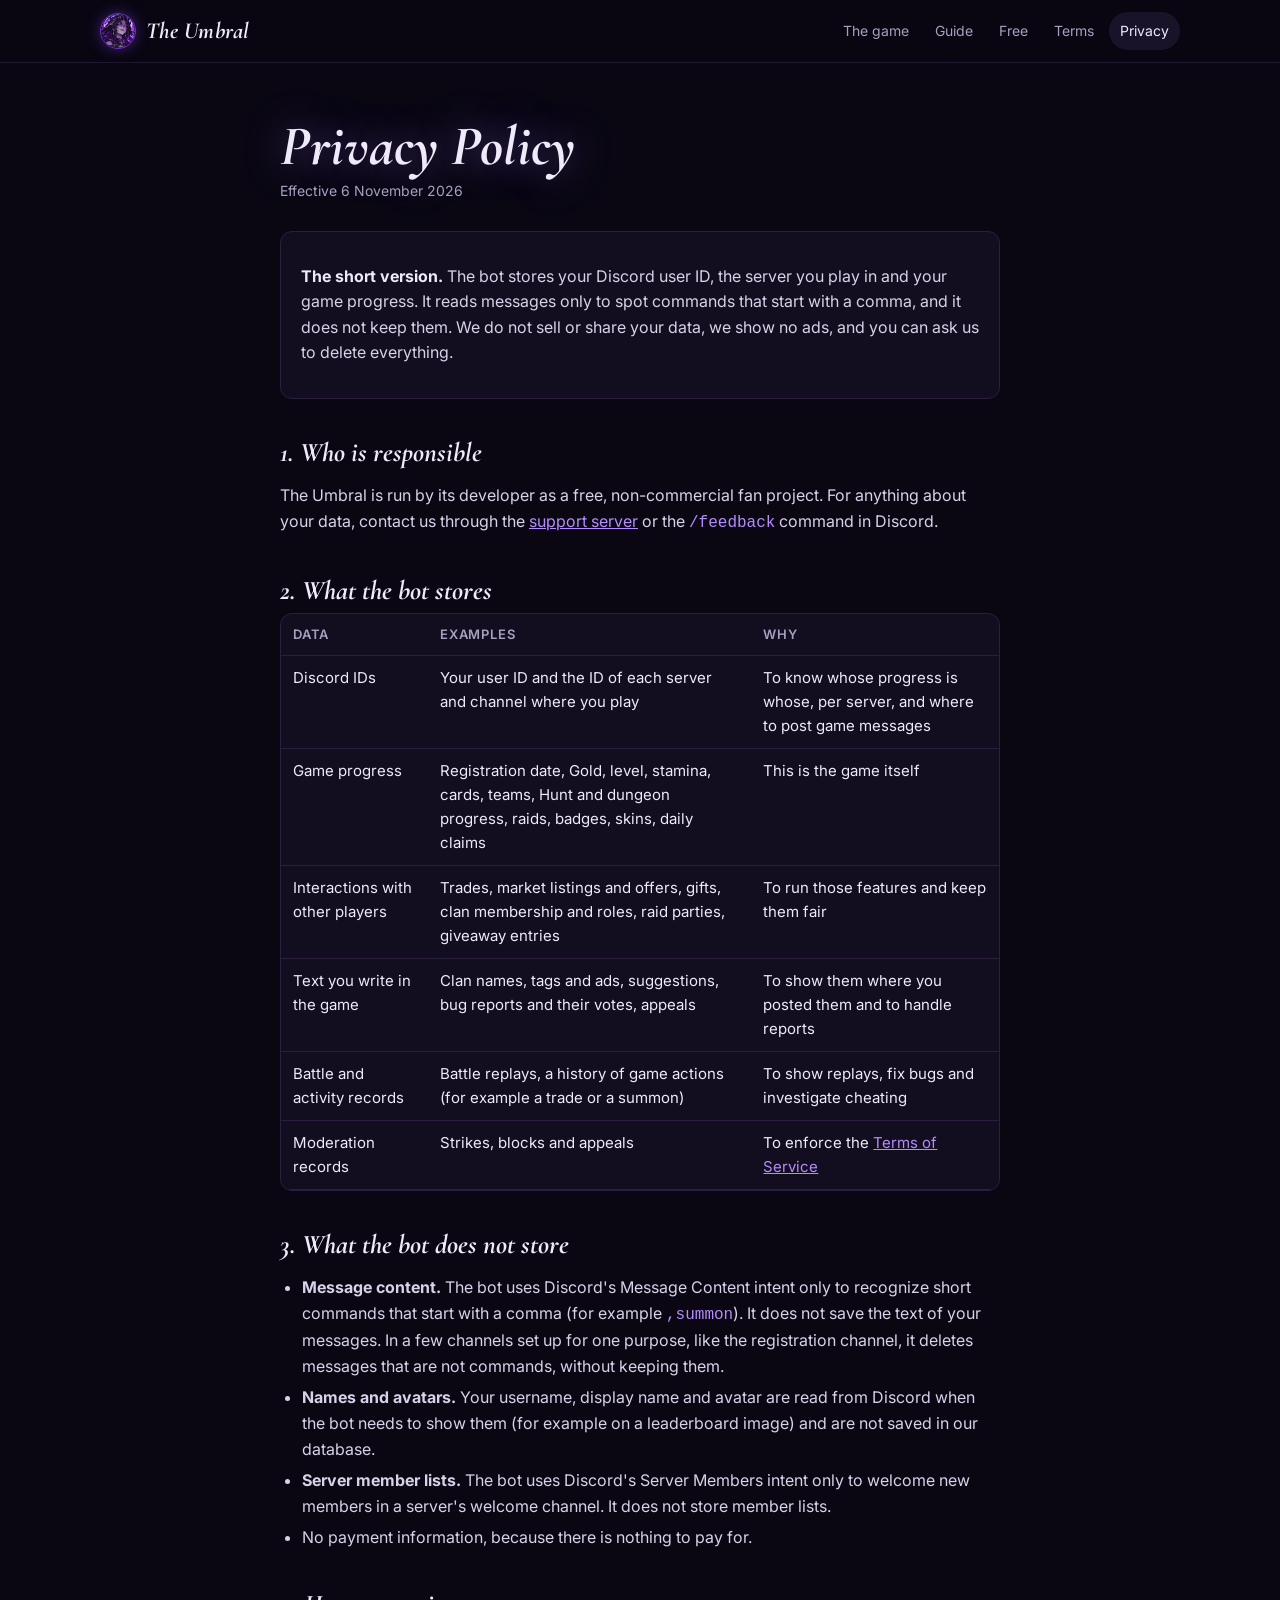
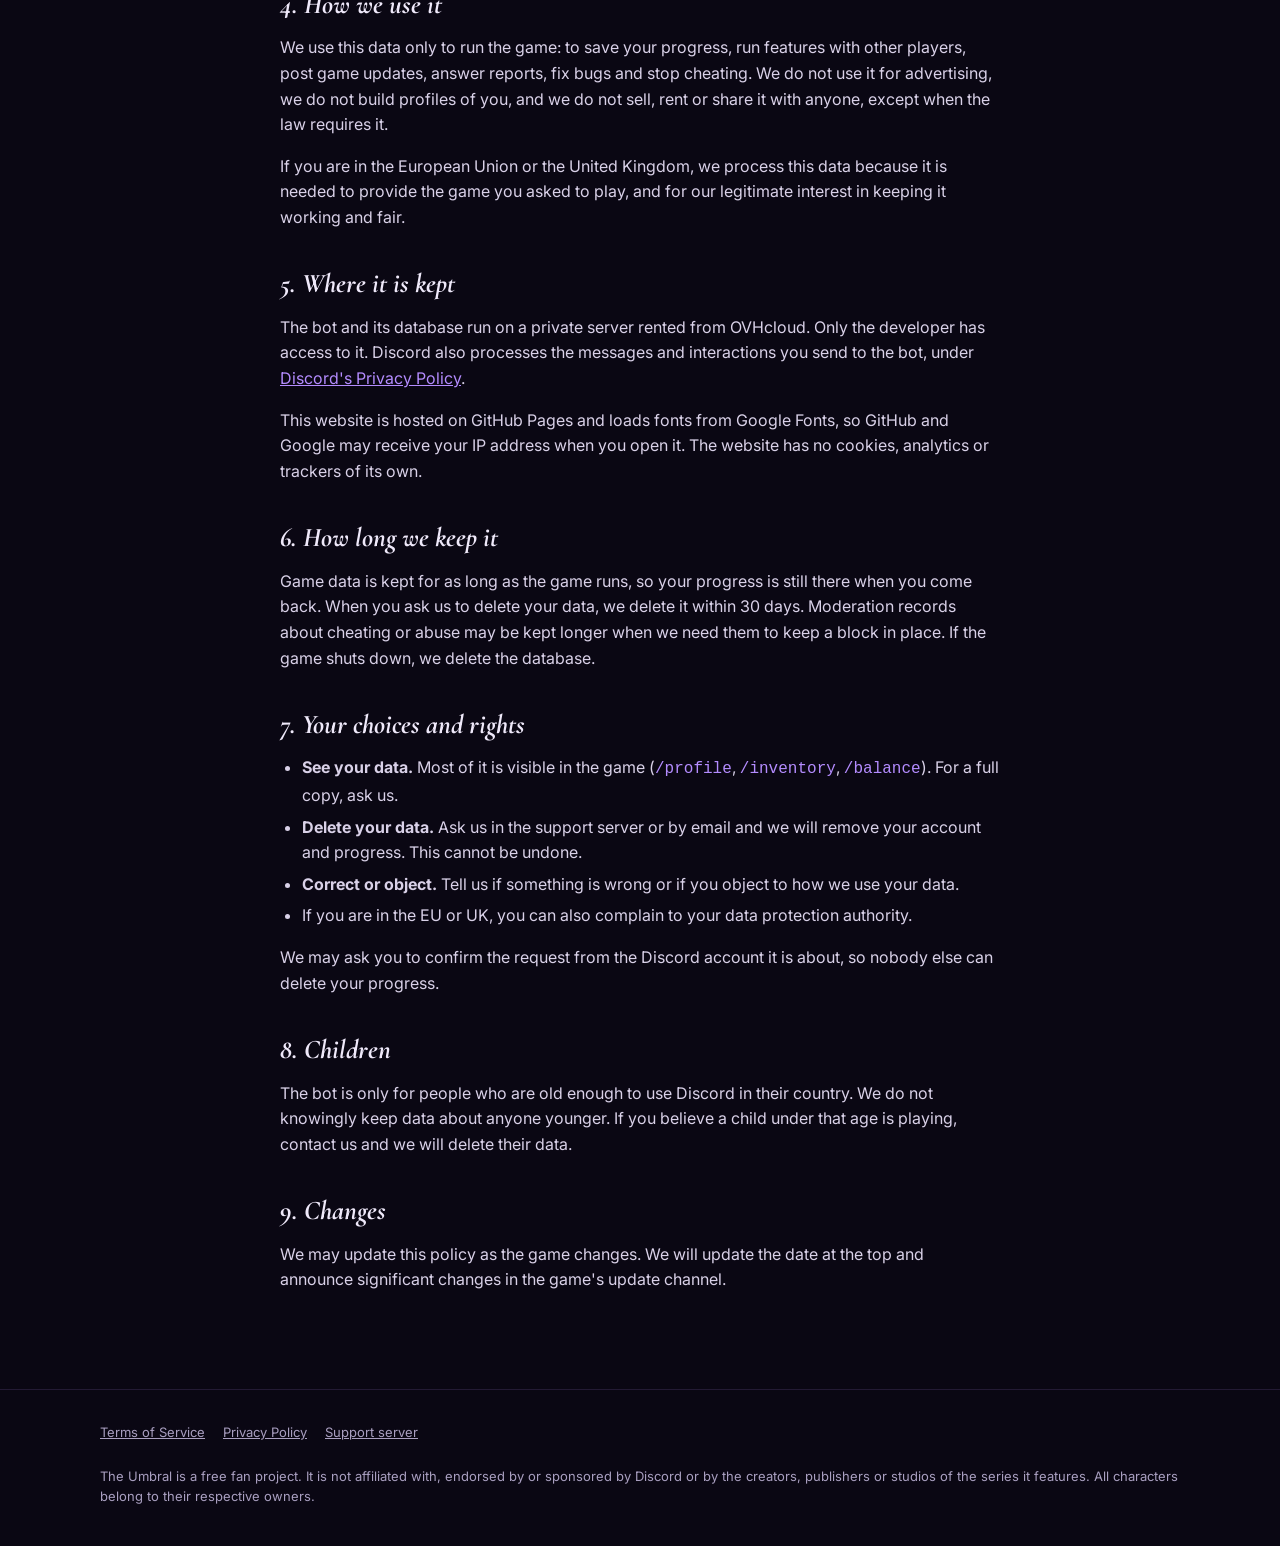
<file: privacy.html>
<!doctype html>
<html lang="en">
<head>
<meta charset="utf-8">
<meta name="viewport" content="width=device-width, initial-scale=1, viewport-fit=cover">
<title>Privacy Policy · The Umbral</title>
<meta name="description" content="Privacy Policy for The Umbral, a free anime card game bot for Discord.">
<link rel="icon" href="img/umbra.webp">
<link rel="preconnect" href="https://fonts.googleapis.com">
<link rel="preconnect" href="https://fonts.gstatic.com" crossorigin>
<link rel="stylesheet" href="https://fonts.googleapis.com/css2?family=Cormorant+Garamond:ital,wght@1,600;1,700&family=Inter:wght@400;600;700&display=swap">
<link rel="stylesheet" href="style.css">
</head>
<body>
<header class="bar">
  <div class="wrap">
    <a class="brand" href="./"><img src="img/umbra.webp" alt="">The Umbral</a>
    <nav aria-label="Site">
      <a href="./#game">The game</a>
      <a href="guide.html">Guide</a>
      <a href="./#free">Free</a>
      <a href="terms.html">Terms</a>
      <a href="privacy.html" aria-current="page">Privacy</a>
    </nav>
  </div>
</header>

<main class="wrap doc">
  <h1>Privacy Policy</h1>
  <p class="meta">Effective 6 November 2026</p>

  <div class="summary">
    <p><strong>The short version.</strong> The bot stores your Discord user ID, the server you play in and your game progress. It reads messages only to spot commands that start with a comma, and it does not keep them. We do not sell or share your data, we show no ads, and you can ask us to delete everything.</p>
  </div>

  <h2>1. Who is responsible</h2>
  <p>The Umbral is run by its developer as a free, non-commercial fan project. For anything about your data, contact us through the <a href="https://discord.gg/sQDGqMUbPa">support server</a> or the <code>/feedback</code> command in Discord.</p>

  <h2>2. What the bot stores</h2>
  <div class="tablebox">
    <table>
      <thead><tr><th>Data</th><th>Examples</th><th>Why</th></tr></thead>
      <tbody>
        <tr><td>Discord IDs</td><td>Your user ID and the ID of each server and channel where you play</td><td>To know whose progress is whose, per server, and where to post game messages</td></tr>
        <tr><td>Game progress</td><td>Registration date, Gold, level, stamina, cards, teams, Hunt and dungeon progress, raids, badges, skins, daily claims</td><td>This is the game itself</td></tr>
        <tr><td>Interactions with other players</td><td>Trades, market listings and offers, gifts, clan membership and roles, raid parties, giveaway entries</td><td>To run those features and keep them fair</td></tr>
        <tr><td>Text you write in the game</td><td>Clan names, tags and ads, suggestions, bug reports and their votes, appeals</td><td>To show them where you posted them and to handle reports</td></tr>
        <tr><td>Battle and activity records</td><td>Battle replays, a history of game actions (for example a trade or a summon)</td><td>To show replays, fix bugs and investigate cheating</td></tr>
        <tr><td>Moderation records</td><td>Strikes, blocks and appeals</td><td>To enforce the <a href="terms.html">Terms of Service</a></td></tr>
      </tbody>
    </table>
  </div>

  <h2>3. What the bot does not store</h2>
  <ul>
    <li><strong>Message content.</strong> The bot uses Discord's Message Content intent only to recognize short commands that start with a comma (for example <code>,summon</code>). It does not save the text of your messages. In a few channels set up for one purpose, like the registration channel, it deletes messages that are not commands, without keeping them.</li>
    <li><strong>Names and avatars.</strong> Your username, display name and avatar are read from Discord when the bot needs to show them (for example on a leaderboard image) and are not saved in our database.</li>
    <li><strong>Server member lists.</strong> The bot uses Discord's Server Members intent only to welcome new members in a server's welcome channel. It does not store member lists.</li>
    <li>No payment information, because there is nothing to pay for.</li>
  </ul>

  <h2>4. How we use it</h2>
  <p>We use this data only to run the game: to save your progress, run features with other players, post game updates, answer reports, fix bugs and stop cheating. We do not use it for advertising, we do not build profiles of you, and we do not sell, rent or share it with anyone, except when the law requires it.</p>
  <p>If you are in the European Union or the United Kingdom, we process this data because it is needed to provide the game you asked to play, and for our legitimate interest in keeping it working and fair.</p>

  <h2>5. Where it is kept</h2>
  <p>The bot and its database run on a private server rented from OVHcloud. Only the developer has access to it. Discord also processes the messages and interactions you send to the bot, under <a href="https://discord.com/privacy">Discord's Privacy Policy</a>.</p>
  <p>This website is hosted on GitHub Pages and loads fonts from Google Fonts, so GitHub and Google may receive your IP address when you open it. The website has no cookies, analytics or trackers of its own.</p>

  <h2>6. How long we keep it</h2>
  <p>Game data is kept for as long as the game runs, so your progress is still there when you come back. When you ask us to delete your data, we delete it within 30 days. Moderation records about cheating or abuse may be kept longer when we need them to keep a block in place. If the game shuts down, we delete the database.</p>

  <h2>7. Your choices and rights</h2>
  <ul>
    <li><strong>See your data.</strong> Most of it is visible in the game (<code>/profile</code>, <code>/inventory</code>, <code>/balance</code>). For a full copy, ask us.</li>
    <li><strong>Delete your data.</strong> Ask us in the support server or by email and we will remove your account and progress. This cannot be undone.</li>
    <li><strong>Correct or object.</strong> Tell us if something is wrong or if you object to how we use your data.</li>
    <li>If you are in the EU or UK, you can also complain to your data protection authority.</li>
  </ul>
  <p>We may ask you to confirm the request from the Discord account it is about, so nobody else can delete your progress.</p>

  <h2>8. Children</h2>
  <p>The bot is only for people who are old enough to use Discord in their country. We do not knowingly keep data about anyone younger. If you believe a child under that age is playing, contact us and we will delete their data.</p>

  <h2>9. Changes</h2>
  <p>We may update this policy as the game changes. We will update the date at the top and announce significant changes in the game's update channel.</p>
</main>

<footer>
  <div class="wrap">
    <nav aria-label="Legal">
      <a href="terms.html">Terms of Service</a>
      <a href="privacy.html">Privacy Policy</a>
      <a href="https://discord.gg/sQDGqMUbPa">Support server</a>
    </nav>
    <p>The Umbral is a free fan project. It is not affiliated with, endorsed by or sponsored by Discord or by the creators, publishers or studios of the series it features. All characters belong to their respective owners.</p>
  </div>
</footer>
</body>
</html>
</file>
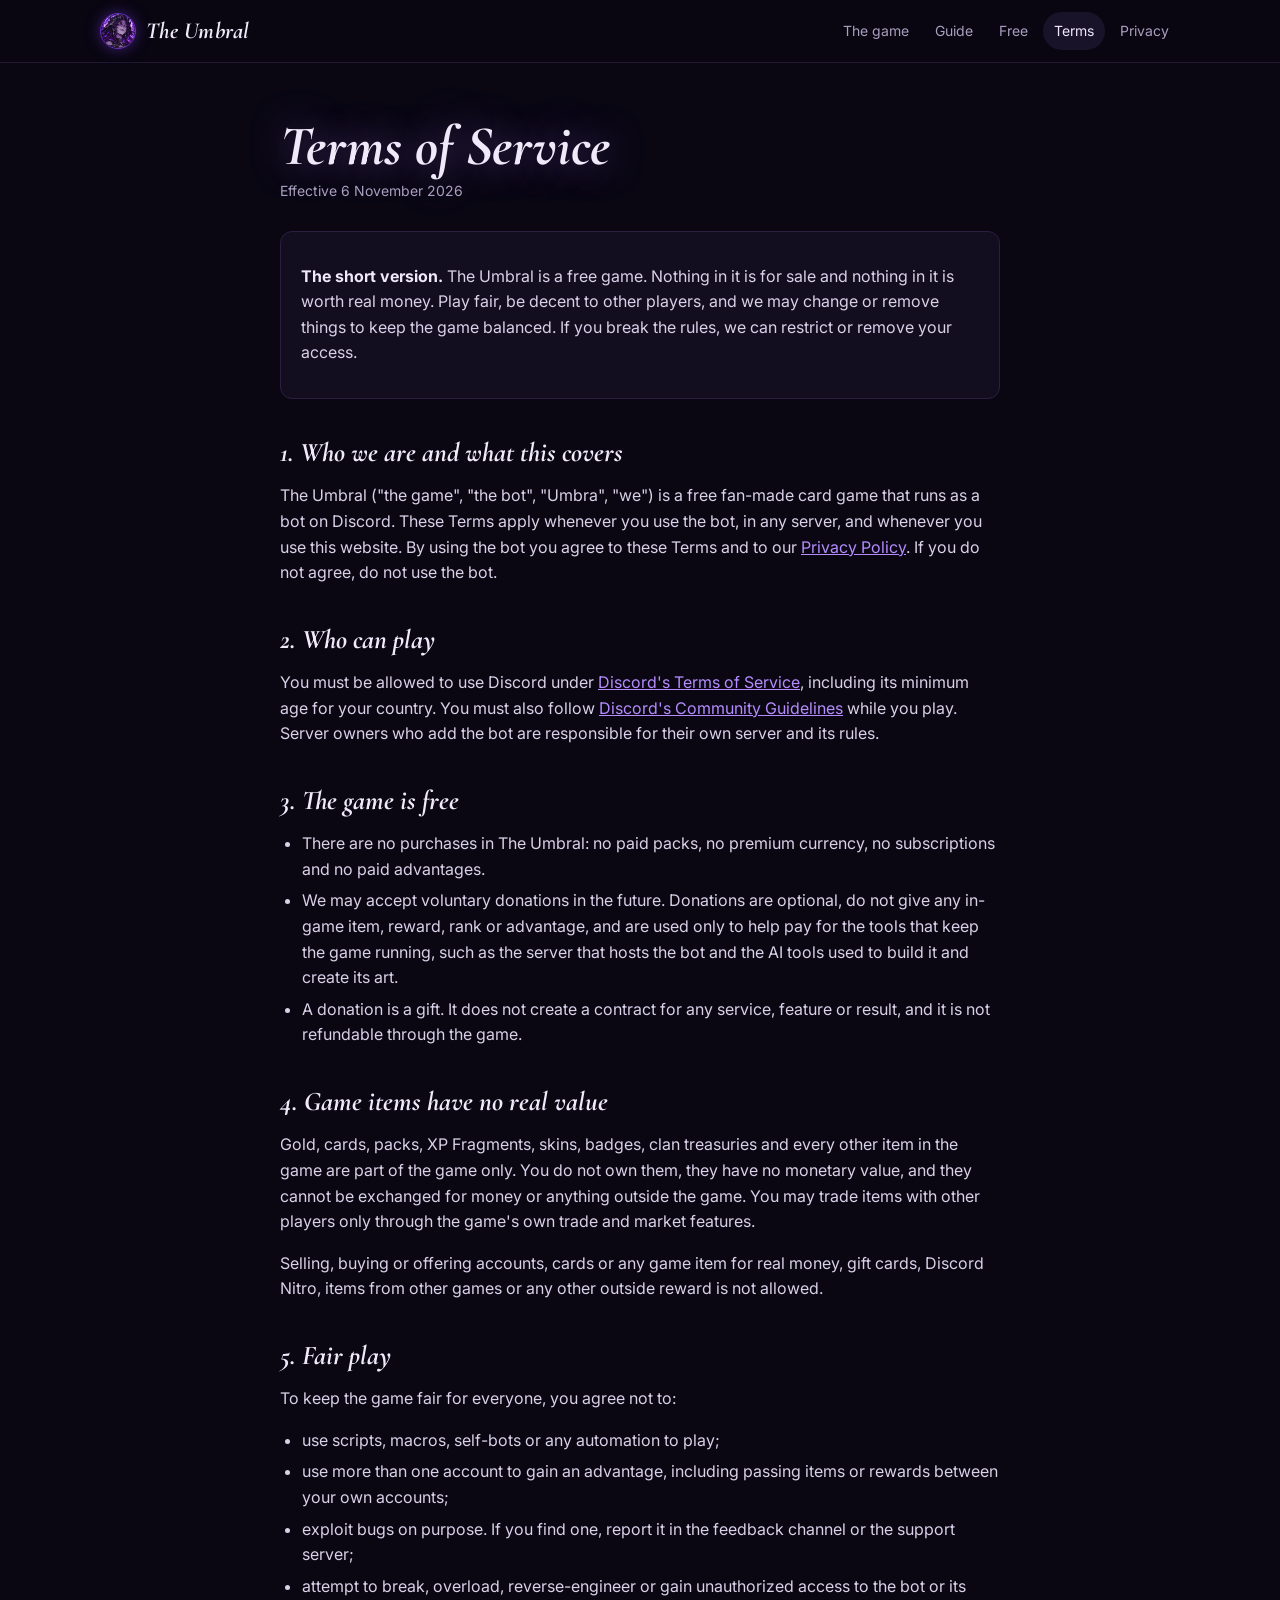
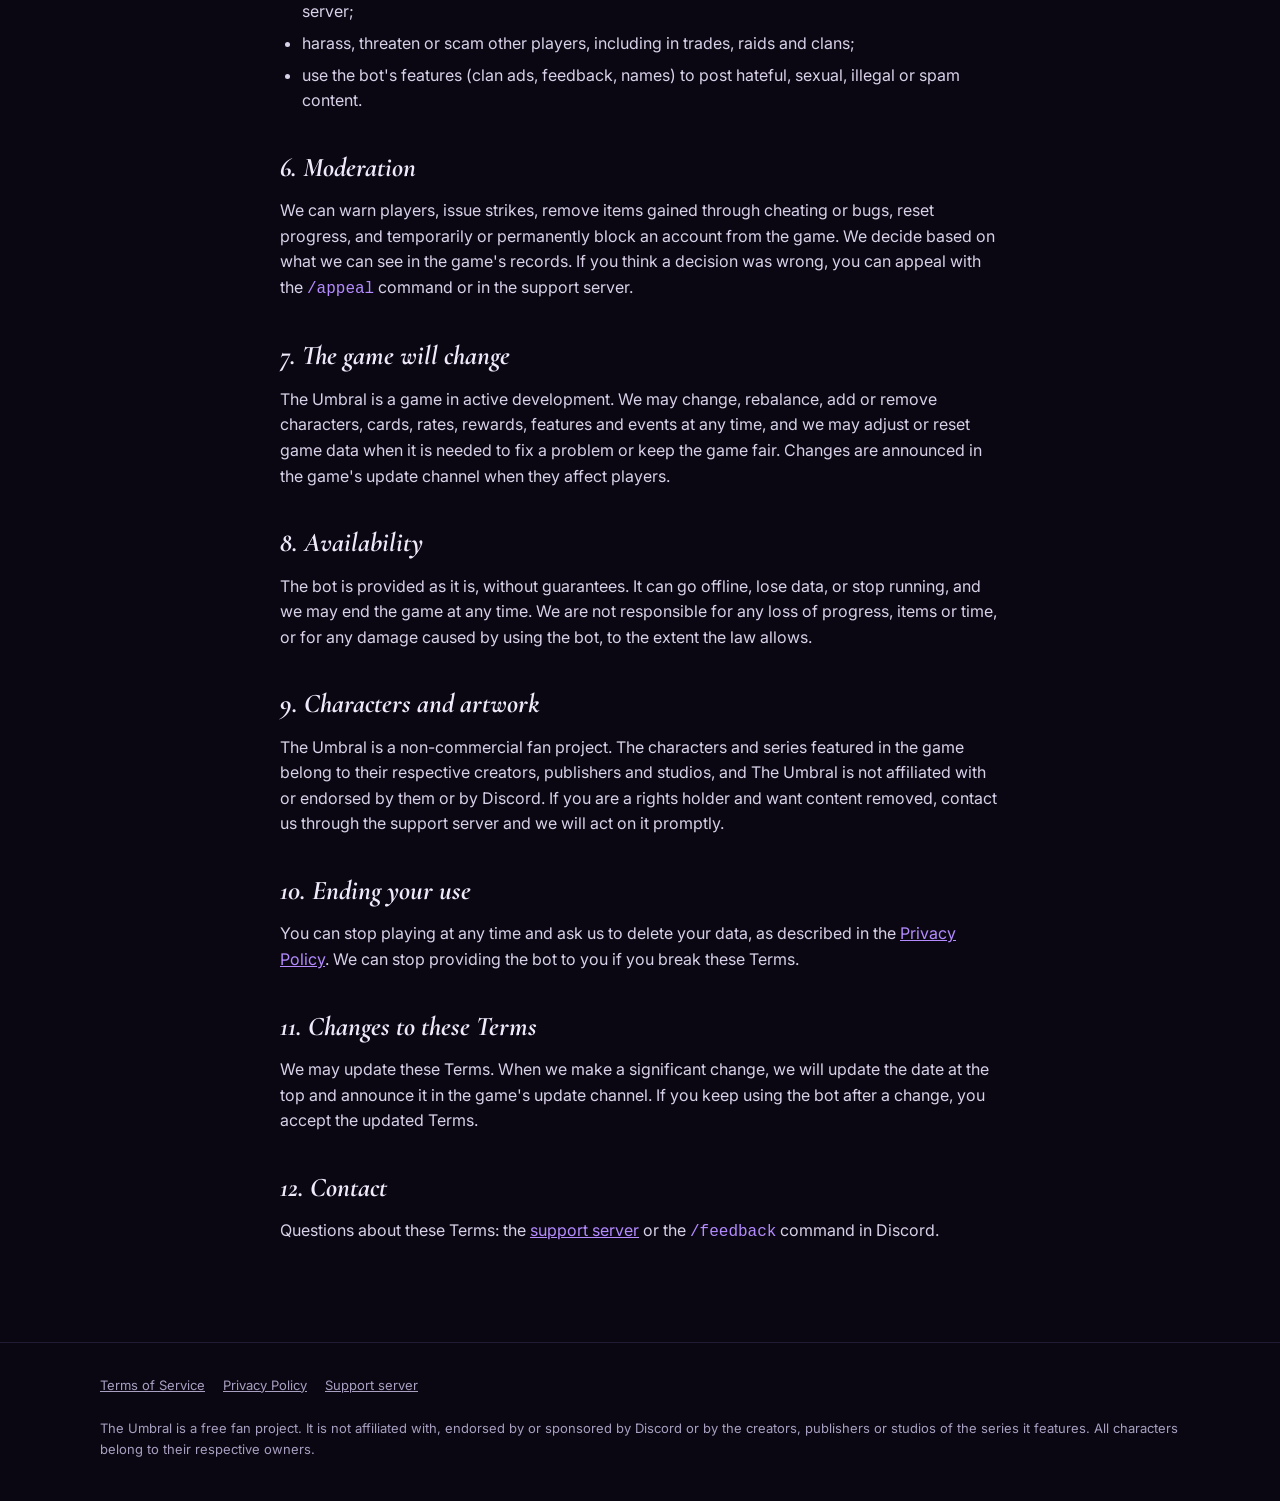
<file: terms.html>
<!doctype html>
<html lang="en">
<head>
<meta charset="utf-8">
<meta name="viewport" content="width=device-width, initial-scale=1, viewport-fit=cover">
<title>Terms of Service · The Umbral</title>
<meta name="description" content="Terms of Service for The Umbral, a free anime card game bot for Discord.">
<link rel="icon" href="img/umbra.webp">
<link rel="preconnect" href="https://fonts.googleapis.com">
<link rel="preconnect" href="https://fonts.gstatic.com" crossorigin>
<link rel="stylesheet" href="https://fonts.googleapis.com/css2?family=Cormorant+Garamond:ital,wght@1,600;1,700&family=Inter:wght@400;600;700&display=swap">
<link rel="stylesheet" href="style.css">
</head>
<body>
<header class="bar">
  <div class="wrap">
    <a class="brand" href="./"><img src="img/umbra.webp" alt="">The Umbral</a>
    <nav aria-label="Site">
      <a href="./#game">The game</a>
      <a href="guide.html">Guide</a>
      <a href="./#free">Free</a>
      <a href="terms.html" aria-current="page">Terms</a>
      <a href="privacy.html">Privacy</a>
    </nav>
  </div>
</header>

<main class="wrap doc">
  <h1>Terms of Service</h1>
  <p class="meta">Effective 6 November 2026</p>

  <div class="summary">
    <p><strong>The short version.</strong> The Umbral is a free game. Nothing in it is for sale and nothing in it is worth real money. Play fair, be decent to other players, and we may change or remove things to keep the game balanced. If you break the rules, we can restrict or remove your access.</p>
  </div>

  <h2>1. Who we are and what this covers</h2>
  <p>The Umbral ("the game", "the bot", "Umbra", "we") is a free fan-made card game that runs as a bot on Discord. These Terms apply whenever you use the bot, in any server, and whenever you use this website. By using the bot you agree to these Terms and to our <a href="privacy.html">Privacy Policy</a>. If you do not agree, do not use the bot.</p>

  <h2>2. Who can play</h2>
  <p>You must be allowed to use Discord under <a href="https://discord.com/terms">Discord's Terms of Service</a>, including its minimum age for your country. You must also follow <a href="https://discord.com/guidelines">Discord's Community Guidelines</a> while you play. Server owners who add the bot are responsible for their own server and its rules.</p>

  <h2>3. The game is free</h2>
  <ul>
    <li>There are no purchases in The Umbral: no paid packs, no premium currency, no subscriptions and no paid advantages.</li>
    <li>We may accept voluntary donations in the future. Donations are optional, do not give any in-game item, reward, rank or advantage, and are used only to help pay for the tools that keep the game running, such as the server that hosts the bot and the AI tools used to build it and create its art.</li>
    <li>A donation is a gift. It does not create a contract for any service, feature or result, and it is not refundable through the game.</li>
  </ul>

  <h2>4. Game items have no real value</h2>
  <p>Gold, cards, packs, XP Fragments, skins, badges, clan treasuries and every other item in the game are part of the game only. You do not own them, they have no monetary value, and they cannot be exchanged for money or anything outside the game. You may trade items with other players only through the game's own trade and market features.</p>
  <p>Selling, buying or offering accounts, cards or any game item for real money, gift cards, Discord Nitro, items from other games or any other outside reward is not allowed.</p>

  <h2>5. Fair play</h2>
  <p>To keep the game fair for everyone, you agree not to:</p>
  <ul>
    <li>use scripts, macros, self-bots or any automation to play;</li>
    <li>use more than one account to gain an advantage, including passing items or rewards between your own accounts;</li>
    <li>exploit bugs on purpose. If you find one, report it in the feedback channel or the support server;</li>
    <li>attempt to break, overload, reverse-engineer or gain unauthorized access to the bot or its server;</li>
    <li>harass, threaten or scam other players, including in trades, raids and clans;</li>
    <li>use the bot's features (clan ads, feedback, names) to post hateful, sexual, illegal or spam content.</li>
  </ul>

  <h2>6. Moderation</h2>
  <p>We can warn players, issue strikes, remove items gained through cheating or bugs, reset progress, and temporarily or permanently block an account from the game. We decide based on what we can see in the game's records. If you think a decision was wrong, you can appeal with the <code>/appeal</code> command or in the support server.</p>

  <h2>7. The game will change</h2>
  <p>The Umbral is a game in active development. We may change, rebalance, add or remove characters, cards, rates, rewards, features and events at any time, and we may adjust or reset game data when it is needed to fix a problem or keep the game fair. Changes are announced in the game's update channel when they affect players.</p>

  <h2>8. Availability</h2>
  <p>The bot is provided as it is, without guarantees. It can go offline, lose data, or stop running, and we may end the game at any time. We are not responsible for any loss of progress, items or time, or for any damage caused by using the bot, to the extent the law allows.</p>

  <h2>9. Characters and artwork</h2>
  <p>The Umbral is a non-commercial fan project. The characters and series featured in the game belong to their respective creators, publishers and studios, and The Umbral is not affiliated with or endorsed by them or by Discord. If you are a rights holder and want content removed, contact us through the support server and we will act on it promptly.</p>

  <h2>10. Ending your use</h2>
  <p>You can stop playing at any time and ask us to delete your data, as described in the <a href="privacy.html">Privacy Policy</a>. We can stop providing the bot to you if you break these Terms.</p>

  <h2>11. Changes to these Terms</h2>
  <p>We may update these Terms. When we make a significant change, we will update the date at the top and announce it in the game's update channel. If you keep using the bot after a change, you accept the updated Terms.</p>

  <h2>12. Contact</h2>
  <p>Questions about these Terms: the <a href="https://discord.gg/sQDGqMUbPa">support server</a> or the <code>/feedback</code> command in Discord.</p>
</main>

<footer>
  <div class="wrap">
    <nav aria-label="Legal">
      <a href="terms.html">Terms of Service</a>
      <a href="privacy.html">Privacy Policy</a>
      <a href="https://discord.gg/sQDGqMUbPa">Support server</a>
    </nav>
    <p>The Umbral is a free fan project. It is not affiliated with, endorsed by or sponsored by Discord or by the creators, publishers or studios of the series it features. All characters belong to their respective owners.</p>
  </div>
</footer>
</body>
</html>
</file>
<file: style.css>
/* The Umbral: site (GitHub Pages). Dark rift palette, serif italic display like the bot's images. */
:root {
  --bg: #0a0713;
  --panel: #130d20;
  --panel-2: #1a1230;
  --ink: #efe9fa;
  --muted: #a99fc0;
  --line: #2a1f40;
  --line-soft: rgba(180, 140, 255, 0.14);
  --accent: #b48cff;
  --accent-deep: #6b33c7;
  --gold: #f2b632;
  --display: "Cormorant Garamond", "Liberation Serif", Georgia, serif;
  --body: "Inter", "Segoe UI", system-ui, sans-serif;
  --ease: cubic-bezier(0.22, 1, 0.36, 1);
  color-scheme: dark;
}
* { box-sizing: border-box; }
html { scroll-behavior: smooth; scroll-padding-top: 76px; }
body { margin: 0; background: var(--bg); color: var(--ink); font-family: var(--body); font-size: 16px; line-height: 1.6; -webkit-font-smoothing: antialiased; }
a { color: var(--accent); }
a:hover { color: #d4bcff; }
a:focus-visible, .btn:focus-visible { outline: 2px solid var(--accent); outline-offset: 3px; border-radius: 6px; }
img { max-width: 100%; display: block; }

.skip { position: absolute; left: 12px; top: -60px; z-index: 20; background: var(--accent-deep); color: #fff; padding: 10px 16px; border-radius: 8px; text-decoration: none; }
.skip:focus { top: 12px; }

.wrap { max-width: 1120px; margin: 0 auto; padding-left: max(20px, env(safe-area-inset-left, 0px)); padding-right: max(20px, env(safe-area-inset-right, 0px)); }

/* top bar */
.bar { border-bottom: 1px solid var(--line-soft); background: rgba(10, 7, 19, 0.78); backdrop-filter: blur(14px); -webkit-backdrop-filter: blur(14px); position: sticky; top: 0; z-index: 5; }
.bar .wrap { display: flex; align-items: center; gap: 20px; padding-block: 12px; flex-wrap: wrap; }
.brand { display: flex; align-items: center; gap: 10px; text-decoration: none; color: var(--ink); font-family: var(--display); font-style: italic; font-weight: 700; font-size: 23px; letter-spacing: 0.02em; }
.brand img { width: 36px; height: 36px; border-radius: 50%; border: 1px solid var(--accent-deep); box-shadow: 0 0 14px rgba(107, 51, 199, 0.55); }
.bar nav { display: flex; gap: 4px; margin-left: auto; flex-wrap: wrap; }
.bar nav a { color: var(--muted); text-decoration: none; font-size: 14px; padding: 8px 11px; border-radius: 999px; transition: color 0.2s, background 0.2s; }
.bar nav a:hover, .bar nav a[aria-current="page"] { color: var(--ink); background: rgba(180, 140, 255, 0.1); }
.bar .btn.sm { margin-left: 4px; }
.bar nav + .btn.sm { margin-left: 4px; }

/* hero */
.hero { position: relative; overflow: hidden; isolation: isolate; }
.hero::before { content: ""; position: absolute; inset: 0; z-index: -2; background: url("img/umbra-hero.webp") left 35% / auto 135% no-repeat; opacity: 0.72; animation: drift 24s ease-in-out infinite alternate; }
.hero::after { content: ""; position: absolute; inset: 0; z-index: -1; background:
  radial-gradient(60% 70% at 85% 30%, rgba(107, 51, 199, 0.32), transparent 70%),
  linear-gradient(90deg, rgba(10, 7, 19, 0.05) 0%, rgba(10, 7, 19, 0.78) 45%, var(--bg) 88%),
  linear-gradient(180deg, transparent 70%, var(--bg) 100%); }
@keyframes drift { from { transform: scale(1) translateX(0); } to { transform: scale(1.05) translateX(-1.5%); } }
.hero .wrap { position: relative; display: grid; justify-items: start; gap: 18px; padding-block: 104px 120px; }
.hero .inner { margin-left: auto; max-width: 560px; display: grid; gap: 20px; }
.eyebrow { display: inline-flex; align-items: center; gap: 12px; font-family: var(--display); font-style: italic; letter-spacing: 0.34em; text-transform: uppercase; color: #cdb8f2; font-size: 14px; }
.eyebrow::before { content: ""; width: 36px; height: 1px; background: linear-gradient(90deg, transparent, var(--accent)); }
h1 { font-family: var(--display); font-style: italic; font-weight: 700; font-size: clamp(48px, 8vw, 88px); line-height: 0.98; margin: 0; text-wrap: balance; text-shadow: 0 0 36px rgba(180, 140, 255, 0.5); }
.lede { color: #dccff4; font-size: 18px; margin: 0; max-width: 52ch; }
.quote { font-family: var(--display); font-style: italic; font-size: 22px; color: #cdbbea; margin: 0; padding-left: 16px; border-left: 2px solid var(--gold); }
.ctas { display: flex; gap: 12px; flex-wrap: wrap; }
.btn { display: inline-flex; align-items: center; justify-content: center; gap: 8px; min-height: 44px; padding: 12px 22px; border-radius: 999px; font-weight: 600; text-decoration: none; font-size: 15px; border: 1px solid var(--accent-deep); cursor: pointer; transition: transform 0.2s var(--ease), background 0.2s, box-shadow 0.2s, border-color 0.2s; }
.btn:hover { transform: translateY(-2px); }
.btn:active, .sd-close:active { transform: scale(0.97); }
.btn.primary { background: linear-gradient(180deg, #7d43dc, var(--accent-deep)); color: #fff; box-shadow: 0 6px 24px rgba(107, 51, 199, 0.45); }
.btn.primary:hover { background: linear-gradient(180deg, #8d55ec, #7436d4); color: #fff; box-shadow: 0 10px 30px rgba(125, 67, 220, 0.6); }
.btn.ghost { color: var(--ink); background: rgba(19, 13, 32, 0.7); border-color: var(--line); }
.btn.ghost:hover { border-color: var(--accent); color: #fff; }
.btn.sm { min-height: 40px; padding: 8px 16px; font-size: 14px; }
.hero .guide-link { color: #d9ccf2; font-size: 14.5px; width: fit-content; }

/* numbers strip */
.stats { border-block: 1px solid var(--line-soft); background: linear-gradient(180deg, rgba(26, 18, 48, 0.55), rgba(19, 13, 32, 0.25)); }
.stats dl { margin: 0; display: grid; grid-template-columns: repeat(3, 1fr); }
.stats dl > div { padding: 26px 16px; text-align: center; border-left: 1px solid var(--line-soft); display: grid; gap: 2px; }
.stats dl > div:first-child { border-left: 0; }
.stats dt { order: 2; color: var(--muted); font-size: 12.5px; letter-spacing: 0.14em; text-transform: uppercase; }
.stats dd { order: 1; margin: 0; font-family: var(--display); font-style: italic; font-weight: 700; font-size: clamp(36px, 5vw, 52px); line-height: 1.05; color: var(--ink); }
@media (max-width: 640px) {
  .stats dl > div { padding: 20px 6px; }
  .stats dt { font-size: 11px; letter-spacing: 0.08em; }
}

/* sections */
section { padding-block: 84px; }
h2 { font-family: var(--display); font-style: italic; font-weight: 700; font-size: clamp(34px, 5vw, 46px); line-height: 1.05; margin: 0 0 12px; text-wrap: balance; }
.sub { color: var(--muted); max-width: 62ch; margin: 0 0 40px; }
code { color: var(--accent); }

/* feature bento */
.bento { display: grid; grid-template-columns: repeat(6, 1fr); gap: 14px; }
.bento .card { grid-column: span 2; }
.bento .card.wide { grid-column: span 3; }
.bento .card.full { grid-column: 1 / -1; grid-template-columns: auto 1fr; column-gap: 18px; align-items: center; }
.bento .card.full .ico { grid-row: span 2; margin: 0; }
.card { position: relative; background: linear-gradient(160deg, var(--panel-2), var(--panel) 60%); border: 1px solid var(--line); border-radius: 18px; padding: 24px; display: grid; gap: 10px; align-content: start; transition: transform 0.35s var(--ease), border-color 0.3s, box-shadow 0.3s; overflow: hidden; }
.card::after { content: ""; position: absolute; inset: 0; background: radial-gradient(70% 60% at 0% 0%, rgba(180, 140, 255, 0.12), transparent 70%); opacity: 0; transition: opacity 0.35s; pointer-events: none; }
.card:hover { transform: translateY(-4px); border-color: rgba(180, 140, 255, 0.45); box-shadow: 0 16px 40px rgba(0, 0, 0, 0.4); }
.card:hover::after { opacity: 1; }
.card .ico { width: 42px; height: 42px; padding: 9px; border-radius: 12px; background: rgba(107, 51, 199, 0.22); border: 1px solid rgba(180, 140, 255, 0.28); fill: none; stroke: #d4bcff; stroke-width: 1.6; stroke-linecap: round; stroke-linejoin: round; margin-bottom: 4px; }
.card h3 { margin: 0; font-size: 18px; }
.card p { margin: 0; color: var(--muted); font-size: 15px; }
.card code { color: var(--accent); }
@media (max-width: 900px) { .bento { grid-template-columns: repeat(2, 1fr); } .bento .card, .bento .card.wide { grid-column: span 1; } .bento .card.full { grid-column: 1 / -1; } }
@media (max-width: 560px) { .bento { grid-template-columns: 1fr; } }

/* gallery of series */
.gallery { display: grid; grid-template-columns: repeat(6, 1fr); gap: 12px; }
.gallery figure { margin: 0; border-radius: 14px; overflow: hidden; border: 1px solid var(--line); background: var(--panel); aspect-ratio: 2 / 3; transition: transform 0.35s var(--ease), border-color 0.3s, box-shadow 0.3s; }
.gallery img { width: 100%; height: 100%; object-fit: cover; transition: transform 0.5s var(--ease); }
.gallery figure:hover { transform: translateY(-4px); border-color: rgba(180, 140, 255, 0.5); box-shadow: 0 14px 34px rgba(107, 51, 199, 0.3); }
.gallery figure:hover img { transform: scale(1.05); }
@media (max-width: 860px) { .gallery { grid-template-columns: repeat(3, 1fr); } }
/* séries: carta + nome + nº de heróis (gerado por bot/tools/build_site.py) */
.gallery.series { grid-template-columns: repeat(auto-fill, minmax(140px, 1fr)); }
.gallery.series figure { aspect-ratio: auto; display: grid; }
.gallery.series img { aspect-ratio: 2 / 3; height: auto; }
.gallery.series figcaption { padding: 11px 13px 13px; display: grid; gap: 2px; }
.gallery.series figcaption b { font-size: 14px; line-height: 1.25; }
.gallery.series figcaption span { color: var(--muted); font-size: 12.5px; }
@media (max-width: 560px) { .gallery.series { grid-template-columns: repeat(2, 1fr); } }

/* free */
.free { position: relative; overflow: hidden; background: linear-gradient(135deg, var(--panel-2), var(--panel)); border: 1px solid var(--line); border-radius: 22px; padding: clamp(24px, 5vw, 44px); display: grid; gap: 12px; }
.free::before { content: ""; position: absolute; right: -80px; top: -80px; width: 280px; height: 280px; border-radius: 50%; background: radial-gradient(circle, rgba(242, 182, 50, 0.16), transparent 70%); pointer-events: none; }
.free h2 { margin: 0; }
.free p { margin: 0; color: #d4cbe6; max-width: 72ch; }
.tag { justify-self: start; font-size: 12px; font-weight: 700; letter-spacing: 0.12em; text-transform: uppercase; color: var(--gold); border: 1px solid currentColor; border-radius: 999px; padding: 3px 10px; }

/* closing call to action */
.final { padding-top: 0; }
.final .wrap { text-align: center; display: grid; justify-items: center; }
.final .sub { margin-bottom: 26px; }
.final .ctas { justify-content: center; }

/* legal pages */
.doc { max-width: 760px; padding-block: 56px 80px; }
.doc h1 { font-size: clamp(38px, 6vw, 56px); margin-bottom: 6px; }
.doc .meta { color: var(--muted); margin: 0 0 28px; font-size: 14px; }
.doc h2 { font-size: 27px; margin: 40px 0 8px; }
.doc p, .doc li { color: #d9d1e8; }
.doc ul { padding-left: 22px; display: grid; gap: 6px; }
.doc .summary { background: var(--panel); border: 1px solid var(--line); border-radius: 12px; padding: 16px 20px; }
.doc .summary strong { color: var(--ink); }
.doc table { width: 100%; border-collapse: collapse; font-size: 15px; }
.doc th, .doc td { text-align: left; padding: 10px 12px; border-bottom: 1px solid var(--line); vertical-align: top; }
.doc th { color: var(--muted); font-weight: 600; font-size: 13px; text-transform: uppercase; letter-spacing: 0.06em; }
.tablebox { overflow-x: auto; border: 1px solid var(--line); border-radius: 12px; background: var(--panel); }

footer { border-top: 1px solid var(--line-soft); color: var(--muted); font-size: 13px; }
footer .wrap { padding-block: 32px; display: grid; gap: 10px; }
footer nav { display: flex; gap: 18px; flex-wrap: wrap; }
footer a { color: var(--muted); }
footer a:hover { color: var(--ink); }

/* screenshots */
.shots { display: grid; grid-template-columns: repeat(2, minmax(0, 1fr)); gap: 16px; }
.shots figure { margin: 0; background: var(--panel); border: 1px solid var(--line); border-radius: 18px; overflow: hidden; display: grid; transition: transform 0.35s var(--ease), border-color 0.3s, box-shadow 0.3s; }
.shots figure:hover { transform: translateY(-4px); border-color: rgba(180, 140, 255, 0.45); box-shadow: 0 16px 40px rgba(0, 0, 0, 0.4); }
.shots img { width: 100%; height: auto; aspect-ratio: 900 / 730; object-fit: cover; display: block; }
.shots figcaption { padding: 14px 18px 16px; display: grid; gap: 2px; }
.shots figcaption b { font-size: 16px; }
.shots figcaption span { color: var(--muted); font-size: 13.5px; }
@media (max-width: 640px) { .shots { grid-template-columns: 1fr; } }
.shots img.contain { object-fit: contain; background: #0d0814; }

/* guide */
.guide { max-width: 860px; padding-block: 56px 80px; display: grid; gap: 40px; }
.guide code { color: var(--accent); background: var(--panel-2); border: 1px solid var(--line); border-radius: 6px; padding: 1px 6px; font-size: 0.92em; white-space: nowrap; }
.guide-head { display: grid; gap: 16px; }
.guide-head h1 { font-size: clamp(40px, 6.5vw, 64px); }
.toc { display: flex; flex-wrap: wrap; gap: 8px; }
.toc a { text-decoration: none; color: var(--muted); font-size: 13.5px; border: 1px solid var(--line); border-radius: 999px; padding: 5px 12px; background: var(--panel); }
.toc a:hover { color: var(--ink); border-color: var(--accent-deep); }
.steps { list-style: none; margin: 0; padding: 0; display: grid; gap: 16px; counter-reset: step; }
.steps > li { counter-increment: step; position: relative; background: var(--panel); border: 1px solid var(--line); border-radius: 16px; padding: 22px 22px 22px 84px; display: grid; gap: 12px; scroll-margin-top: 80px; min-width: 0; }
.steps > li::before { content: counter(step); position: absolute; left: 22px; top: 18px; width: 44px; height: 44px; border-radius: 50%; display: grid; place-items: center; font-family: var(--display); font-style: italic; font-weight: 700; font-size: 26px; color: #fff; background: radial-gradient(circle at 35% 30%, #8a5ae0, var(--accent-deep)); box-shadow: 0 0 18px rgba(180, 140, 255, 0.35); }
.steps h2 { font-size: 28px; margin: 0; }
.steps p { margin: 0; color: #d9d1e8; }
.cmds { display: flex; flex-wrap: wrap; gap: 8px; }
.cmds span { background: var(--bg); border: 1px solid var(--line); border-radius: 10px; padding: 7px 10px; font-size: 14px; color: var(--muted); display: inline-flex; gap: 8px; align-items: center; flex-wrap: wrap; }
.tip { font-size: 14.5px; color: var(--muted) !important; border-left: 3px solid var(--gold); padding-left: 12px; }
.r { color: #5aa9ff; } .sr { color: #c07bff; } .ur { color: var(--gold); } .lr { color: #ff5a6a; }
.slots { margin: 0; padding-left: 20px; display: grid; gap: 4px; color: #d9d1e8; }
.more { display: grid; grid-template-columns: repeat(2, minmax(0, 1fr)); gap: 12px; }
.more > div { background: var(--bg); border: 1px solid var(--line); border-radius: 12px; padding: 14px; display: grid; gap: 6px; align-content: start; justify-items: start; }
.more h3 { margin: 0; font-size: 16px; }
.more p { font-size: 14.5px; color: var(--muted); }
.daily { padding: 26px; background: linear-gradient(135deg, var(--panel-2), var(--panel)); border: 1px solid var(--line); border-radius: 16px; display: grid; gap: 12px; }
.daily h2 { margin: 0; }
.daily ul { list-style: none; margin: 0; padding: 0; display: grid; gap: 8px; }
.daily li { display: flex; gap: 10px; align-items: center; flex-wrap: wrap; }
.daily li::before { content: ""; width: 16px; height: 16px; border: 2px solid var(--accent); border-radius: 4px; flex: none; }
.daily .sub { margin: 0; }
@media (max-width: 560px) {
  .steps > li { padding: 70px 18px 20px; }
  .steps > li::before { left: 18px; top: 16px; }
  .more { grid-template-columns: 1fr; }
}


/* small screens */
@media (max-width: 860px) {
  .bar .wrap { gap: 10px 14px; }
  .bar nav { order: 3; width: 100%; margin-left: 0; flex-wrap: nowrap; overflow-x: auto; scrollbar-width: none; margin-inline: -6px; padding-bottom: 2px; }
  .bar nav::-webkit-scrollbar { display: none; }
  .bar nav a { white-space: nowrap; }
  .bar .btn.sm { margin-left: auto; }
}
@media (max-width: 640px) {
  .hero .wrap { padding-block: 64px 72px; }
  .hero::after { background: radial-gradient(70% 50% at 70% 10%, rgba(107, 51, 199, 0.3), transparent 70%), linear-gradient(180deg, rgba(10, 7, 19, 0.35) 0%, var(--bg) 72%); }
  .hero .inner { margin-left: 0; }
  section { padding-block: 60px; }
}

/* scroll progress line under the top bar */
.bar::after { content: ""; position: absolute; left: 0; right: 0; bottom: -1px; height: 2px; transform-origin: 0 50%; transform: scaleX(var(--p, 0)); background: linear-gradient(90deg, var(--accent-deep), var(--accent), var(--gold)); pointer-events: none; }

/* feel the pull: a demo card flip */
#pull { overflow-x: clip; }
.pull { display: grid; grid-template-columns: 1fr auto; gap: clamp(28px, 6vw, 80px); align-items: center; }
.pull-copy { display: grid; gap: 14px; justify-items: start; }
.pull-copy .sub { margin: 0; }
.pull-copy .note { margin: 0; color: var(--muted); font-size: 13px; max-width: 46ch; }
#pull-result { margin: 0; min-height: 1.6em; color: #e6d9ff; font-family: var(--display); font-style: italic; font-size: 22px; }
.pull-stage { position: relative; width: min(260px, 62vw); aspect-ratio: 2 / 3; justify-self: center; cursor: pointer; perspective: 1000px; }
.pglow { position: absolute; inset: -40%; border-radius: 50%; background: radial-gradient(closest-side, rgba(180, 140, 255, 0.55), rgba(107, 51, 199, 0.18) 55%, transparent 75%); opacity: 0.35; pointer-events: none; transition: opacity 0.4s; }
.pull-stage.charging .pglow, .pull-stage.done .pglow { opacity: 0.9; }
.pcard { position: absolute; inset: 0; }
.pface { position: absolute; inset: 0; border-radius: 16px; overflow: hidden; border: 1px solid rgba(242, 182, 50, 0.55); box-shadow: 0 18px 50px rgba(0, 0, 0, 0.55), 0 0 0 1px rgba(0, 0, 0, 0.4) inset; }
.pback { background: radial-gradient(120% 90% at 50% 25%, #2a1a4d, #120a24 70%); display: grid; place-items: center; align-content: center; gap: 14px; }
.pback::before { content: ""; position: absolute; inset: 9px; border-radius: 10px; border: 1px solid rgba(242, 182, 50, 0.35); background: repeating-linear-gradient(45deg, rgba(180, 140, 255, 0.06) 0 2px, transparent 2px 12px); }
.pback img { position: relative; width: 44%; aspect-ratio: 1; border-radius: 50%; object-fit: cover; border: 2px solid var(--gold); box-shadow: 0 0 28px rgba(180, 140, 255, 0.6); }
.pback span { position: relative; font-family: var(--display); font-style: italic; font-weight: 700; font-size: 20px; letter-spacing: 0.08em; color: #eadcff; }
.pfront { display: none; background: var(--panel); }
.pfront img { width: 100%; height: 100%; object-fit: cover; }
.pcard.flipped .pback { display: none; }
.pcard.flipped .pfront { display: block; }
.pull-stage i { position: absolute; left: 50%; top: 50%; width: 6px; height: 6px; margin: -3px 0 0 -3px; border-radius: 50%; background: var(--gold); box-shadow: 0 0 8px var(--gold); pointer-events: none; z-index: 3; animation: spark 0.9s var(--ease) forwards; }
.pull-stage i:nth-child(even) { background: var(--accent); box-shadow: 0 0 8px var(--accent); }
@keyframes spark { from { transform: translate(0, 0) scale(1); opacity: 1; } to { transform: translate(var(--x), var(--y)) scale(0.2); opacity: 0; } }
@media (max-width: 760px) { .pull { grid-template-columns: 1fr; } .pull-copy { justify-items: center; text-align: center; } }

/* light that follows the pointer on the series cards */
.gallery.series figure::after { content: ""; position: absolute; inset: 0; border-radius: inherit; background: radial-gradient(circle at var(--gx, 50%) var(--gy, 30%), rgba(255, 255, 255, 0.22), rgba(180, 140, 255, 0.12) 28%, transparent 55%); opacity: 0; transition: opacity 0.25s; pointer-events: none; mix-blend-mode: screen; }
.gallery.series figure.tilting::after { opacity: 1; }
.gallery.series figure.tilting { transition-duration: 0.12s, 0.3s, 0.3s; }

.stats dd { font-variant-numeric: tabular-nums; }
.hero.paused::before { animation-play-state: paused; }

/* motion: only for people who have not asked for less of it */
@media (prefers-reduced-motion: no-preference) {
  @keyframes rise { from { opacity: 0; transform: translateY(14px); filter: blur(5px); } to { opacity: 1; transform: none; filter: blur(0); } }
  .js .reveal:not(.in) { opacity: 0; }
  .js .reveal.in { animation: rise 0.65s var(--ease) var(--d, 0ms) backwards; }
  .js .hero .inner > * { animation: rise 0.9s var(--ease) calc(var(--i, 0) * 80ms + 100ms) backwards; }
  .hero .inner > :nth-child(2) { --i: 1; } .hero .inner > :nth-child(3) { --i: 2; } .hero .inner > :nth-child(4) { --i: 3; } .hero .inner > :nth-child(5) { --i: 4; } .hero .inner > :nth-child(6) { --i: 5; }
  .hero-card { animation: rise 0.4s var(--ease) calc(min(var(--i, 0), 8) * 22ms) backwards; }
  .pcard { transform-style: preserve-3d; transition: transform 0.85s cubic-bezier(0.3, 1.25, 0.5, 1); }
  .pface { backface-visibility: hidden; -webkit-backface-visibility: hidden; }
  .pfront, .pcard.flipped .pback { display: block; }
  .pfront { transform: rotateY(180deg); }
  .pcard.flipped { transform: rotateY(180deg); }
  .pull-stage.charging .pcard { transform: scale(1.04); transition-duration: 0.25s; }
  .pull-stage.charging .pcard.flipped { transform: rotateY(180deg) scale(1.04); }
}

@media (prefers-reduced-motion: reduce) {
  *, *::before, *::after { transition: none !important; animation: none !important; scroll-behavior: auto !important; }
  .btn:hover, .card:hover, .gallery figure:hover, .shots figure:hover { transform: none; }
}

/* series: clickable cards + hero dialog */
.gallery.series figure { position: relative; cursor: pointer; }
.series-open { position: absolute; inset: 0; width: 100%; height: 100%; border: 0; background: transparent; cursor: pointer; border-radius: inherit; }
.series-open:focus-visible { outline: 2px solid var(--accent); outline-offset: -3px; }
.gallery.series figcaption { padding-right: 34px; position: relative; }
.gallery.series figcaption::after { content: "\203A"; position: absolute; right: 12px; bottom: 12px; width: 22px; height: 22px; display: grid; place-items: center; border-radius: 50%; background: rgba(107, 51, 199, 0.35); color: #e6d9ff; font-size: 16px; line-height: 1; transition: transform 0.25s var(--ease), background 0.25s; }
.gallery.series figure:hover figcaption::after { transform: translateX(2px); background: var(--accent-deep); }

#series-dialog { width: min(980px, calc(100vw - 24px)); max-height: min(86vh, 900px); padding: 0; border: 1px solid rgba(180, 140, 255, 0.35); border-radius: 20px; background: var(--panel); color: var(--ink); box-shadow: 0 30px 80px rgba(0, 0, 0, 0.65); overflow: hidden; }
#series-dialog { opacity: 0; transform: translateY(8px) scale(0.99); transition: opacity 0.15s ease-in, transform 0.15s ease-in, overlay 0.15s allow-discrete, display 0.15s allow-discrete; }
#series-dialog[open] { display: grid; grid-template-rows: auto minmax(0, 1fr) auto; opacity: 1; transform: none; transition: opacity 0.3s var(--ease), transform 0.3s var(--ease), overlay 0.3s allow-discrete, display 0.3s allow-discrete; }
@starting-style { #series-dialog[open] { opacity: 0; transform: translateY(14px) scale(0.98); } }
#series-dialog::backdrop { background: rgba(5, 3, 10, 0); backdrop-filter: blur(0); transition: background-color 0.2s, backdrop-filter 0.2s, overlay 0.2s allow-discrete, display 0.2s allow-discrete; }
#series-dialog[open]::backdrop { background: rgba(5, 3, 10, 0.78); backdrop-filter: blur(4px); }
@starting-style { #series-dialog[open]::backdrop { background: rgba(5, 3, 10, 0); backdrop-filter: blur(0); } }
.sd-head { display: flex; justify-content: space-between; gap: 16px; align-items: flex-start; padding: 22px 24px 16px; border-bottom: 1px solid var(--line); background: linear-gradient(180deg, var(--panel-2), var(--panel)); }
.sd-head h2 { margin: 0; font-size: clamp(28px, 4vw, 38px); }
.sd-head p { margin: 2px 0 0; color: var(--muted); font-size: 14px; }
.sd-close { flex: none; width: 44px; height: 44px; border-radius: 50%; border: 1px solid var(--line); background: var(--bg); color: var(--ink); font-size: 26px; line-height: 1; cursor: pointer; transition: border-color 0.2s, background 0.2s; }
.sd-close:hover { border-color: var(--accent); background: var(--panel-2); }
.sd-close:focus-visible { outline: 2px solid var(--accent); outline-offset: 2px; }
.sd-body { overflow-y: auto; padding: 18px 24px; display: grid; grid-template-columns: repeat(2, minmax(0, 1fr)); gap: 12px; align-content: start; overscroll-behavior: contain; }
.sd-note { margin: 0; padding: 12px 24px; border-top: 1px solid var(--line); color: var(--muted); font-size: 12.5px; }
.hero-card { display: grid; grid-template-columns: 84px minmax(0, 1fr); gap: 14px; background: var(--bg); border: 1px solid var(--line); border-radius: 14px; padding: 12px; }
.hc-art { width: 84px; aspect-ratio: 2 / 3; border-radius: 8px; overflow: hidden; background: var(--panel-2); border: 1px solid var(--line); display: grid; place-items: center; }
.hc-art img { width: 100%; height: 100%; object-fit: cover; }
.hc-fallback { font-family: var(--display); font-style: italic; font-weight: 700; font-size: 32px; color: var(--accent); }
.hc-body { display: grid; gap: 8px; align-content: start; min-width: 0; }
.hc-top { display: flex; align-items: center; gap: 8px; flex-wrap: wrap; }
.hc-top h3 { margin: 0; font-size: 16px; line-height: 1.25; }
.hc-chips { display: flex; flex-wrap: wrap; gap: 6px; }
.chip { font-size: 11.5px; padding: 2px 9px; border-radius: 999px; border: 1px solid var(--line); color: #d9ccf2; background: rgba(107, 51, 199, 0.16); white-space: nowrap; }
.chip.dim { color: var(--muted); background: transparent; }
.chip.lr { color: #ff8a96; border-color: rgba(255, 90, 106, 0.5); background: rgba(255, 90, 106, 0.12); font-weight: 700; letter-spacing: 0.06em; }
.hc-skills { list-style: none; margin: 0; padding: 0; display: grid; gap: 3px; font-size: 13.5px; }
.hc-skills li { display: grid; grid-template-columns: 62px minmax(0, 1fr); gap: 8px; align-items: baseline; }
.hc-skills small { color: var(--muted); font-size: 11px; letter-spacing: 0.08em; text-transform: uppercase; }
.hc-skills em { font-style: normal; color: var(--gold); }
.hc-skills .passive { margin-top: 3px; padding-top: 5px; border-top: 1px dashed var(--line); }
@media (max-width: 720px) {
  .sd-body { grid-template-columns: 1fr; padding: 14px 14px; }
  .sd-head { padding: 16px 16px 12px; }
  .sd-note { padding: 10px 16px; }
  #series-dialog { max-height: 92vh; border-radius: 16px; }
}
</file>
